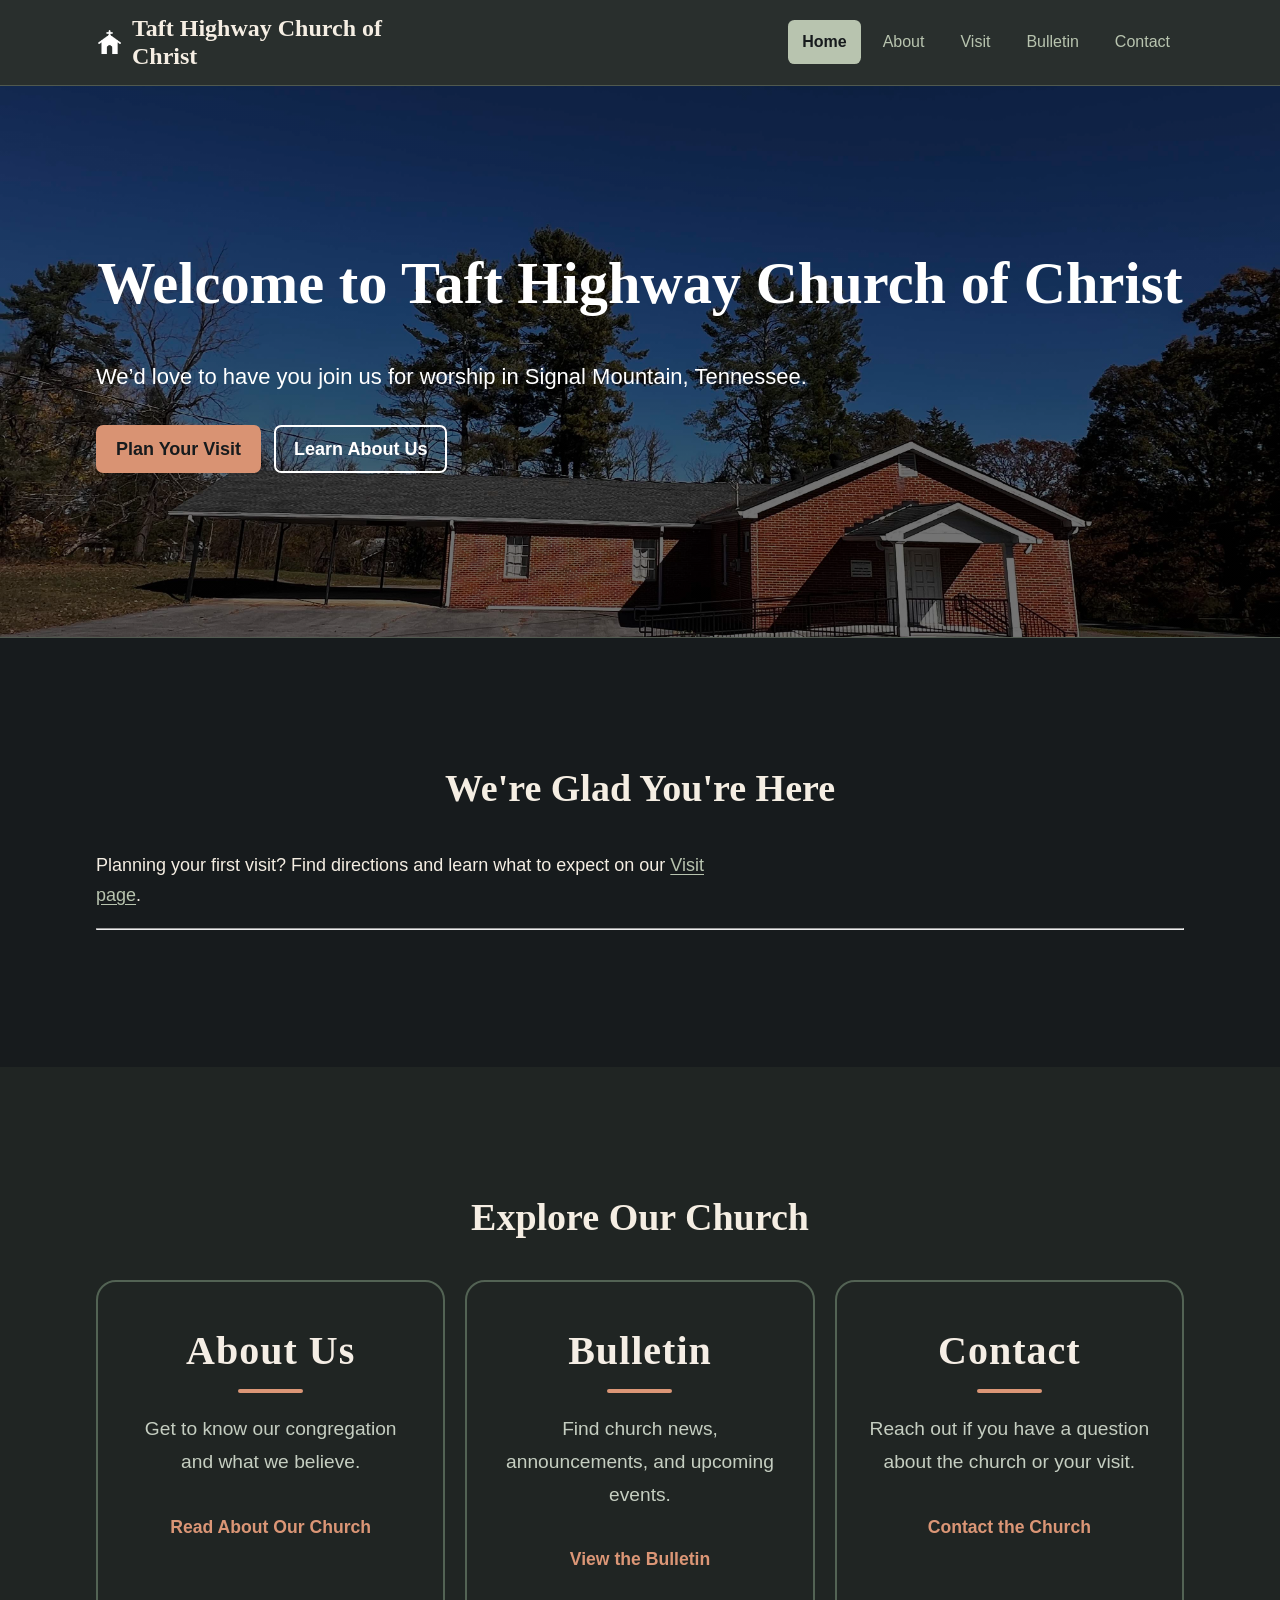
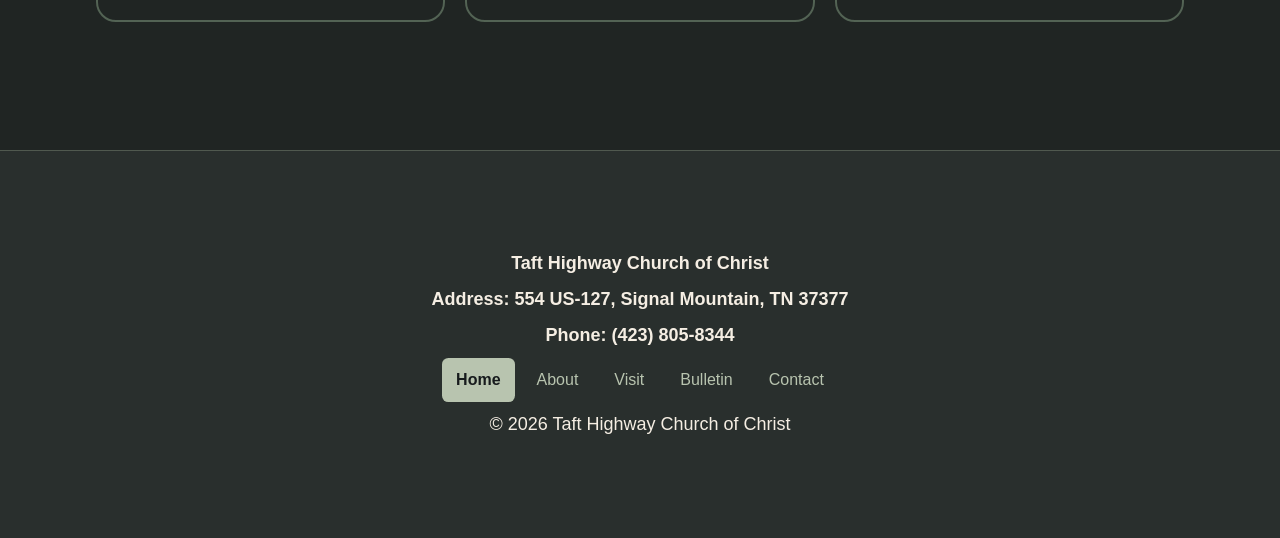
<file: docs/index.html>
<!doctype html>
<html lang="en">
  <head>
    <meta charset="UTF-8" />
    <meta name="viewport" content="width=device-width, initial-scale=1.0" />
    <title>Home | Taft Highway Church of Christ</title>
    <meta
      name="description"
      content="Get to know Taft Highway Church of Christ in Signal Mountain, Tennessee, and find information for your first visit."
    />
    <link rel="stylesheet" href="css/style.css" />
  </head>
  <body>
    <!-- The skip link lets keyboard users jump to the main content. -->
    <a class="skip-link" href="#main-content">Skip to main content</a>

    <!-- Shared header. aria-current marks Home as the active page. -->
    <header class="site-header">
      <div class="nav-wrap">
        <a class="site-name" href="index.html">Taft Highway Church of Christ</a>
        <nav class="main-nav" aria-label="Main navigation">
          <a href="index.html" aria-current="page">Home</a>
          <a href="about.html">About</a>
          <a href="visit.html">Visit</a>
          <a href="bulletin.html">Bulletin</a>
          <a href="contact.html">Contact</a>
        </nav>
      </div>
    </header>

    <main id="main-content" tabindex="-1">
      <!-- Welcome banner and the main links for first-time visitors. -->
      <section class="hero">
        <div class="container">
          <h1 class="home-heading">
            Welcome to Taft Highway Church of Christ
          </h1>
          <p class="lead">
            We’d love to have you join us for worship in Signal Mountain,
            Tennessee.
          </p>
          <a class="button" href="visit.html">Plan Your Visit</a>
          <a class="button button-outline" href="about.html">Learn About Us</a>
        </div>
      </section>

      <!-- Visitor introduction. The Visit page holds directions and arrival details. -->
      <section>
        <div class="container">
          <h2 class="home-heading">We're Glad You're Here</h2>
          <p>
            Planning your first visit? Find directions and learn what to expect
            on our <a href="visit.html">Visit page</a>.
          </p>
          <hr />
        </div>
      </section>

      <!-- The three shortcut cards link to About, Bulletin, and Contact. -->
      <section class="soft-section">
        <div class="container">
          <h2 class="home-heading">Explore Our Church</h2>
          <div class="grid">
            <article class="card">
              <h3>About Us</h3>
              <p>Get to know our congregation and what we believe.</p>
              <a href="about.html">Read About Our Church</a>
            </article>

            <article class="card">
              <h3>Bulletin</h3>
              <p>Find church news, announcements, and upcoming events.</p>
              <a href="bulletin.html">View the Bulletin</a>
            </article>

            <article class="card">
              <h3>Contact</h3>
              <p>
                Reach out if you have a question about the church or your visit.
              </p>
              <a href="contact.html">Contact the Church</a>
            </article>
          </div>
        </div>
      </section>
    </main>

    <!-- Keep the shared footer’s contact details in sync across all five pages. -->
    <footer class="site-footer">
      <div class="container">
        <p><strong>Taft Highway Church of Christ</strong></p>
        <p><strong>Address: 554 US-127, Signal Mountain, TN 37377</strong></p>
        <p><strong>Phone: (423) 805-8344</strong></p>
        <nav aria-label="Footer navigation">
          <a href="index.html" aria-current="page">Home</a>
          <a href="about.html">About</a>
          <a href="visit.html">Visit</a>
          <a href="bulletin.html">Bulletin</a>
          <a href="contact.html">Contact</a>
        </nav>
        <p>&copy; 2026 Taft Highway Church of Christ</p>
      </div>
    </footer>
  </body>
</html>
</file>
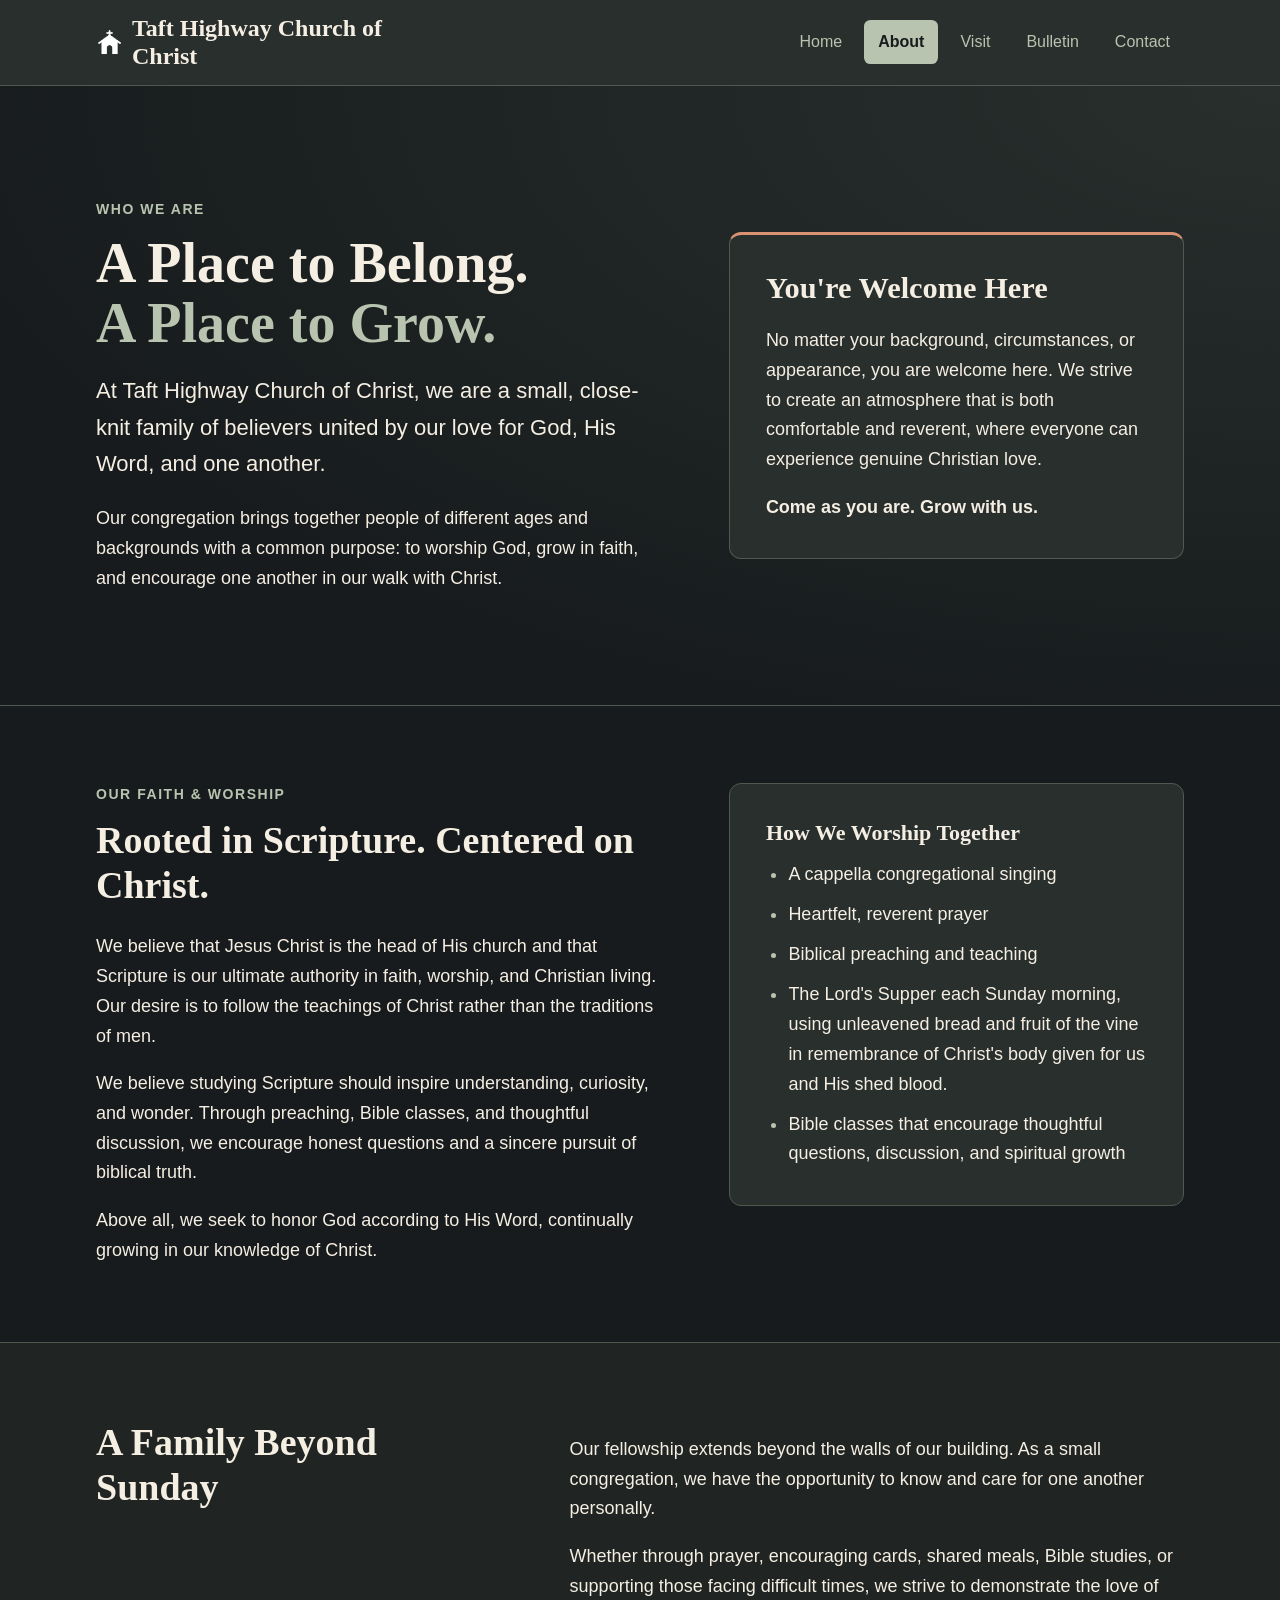
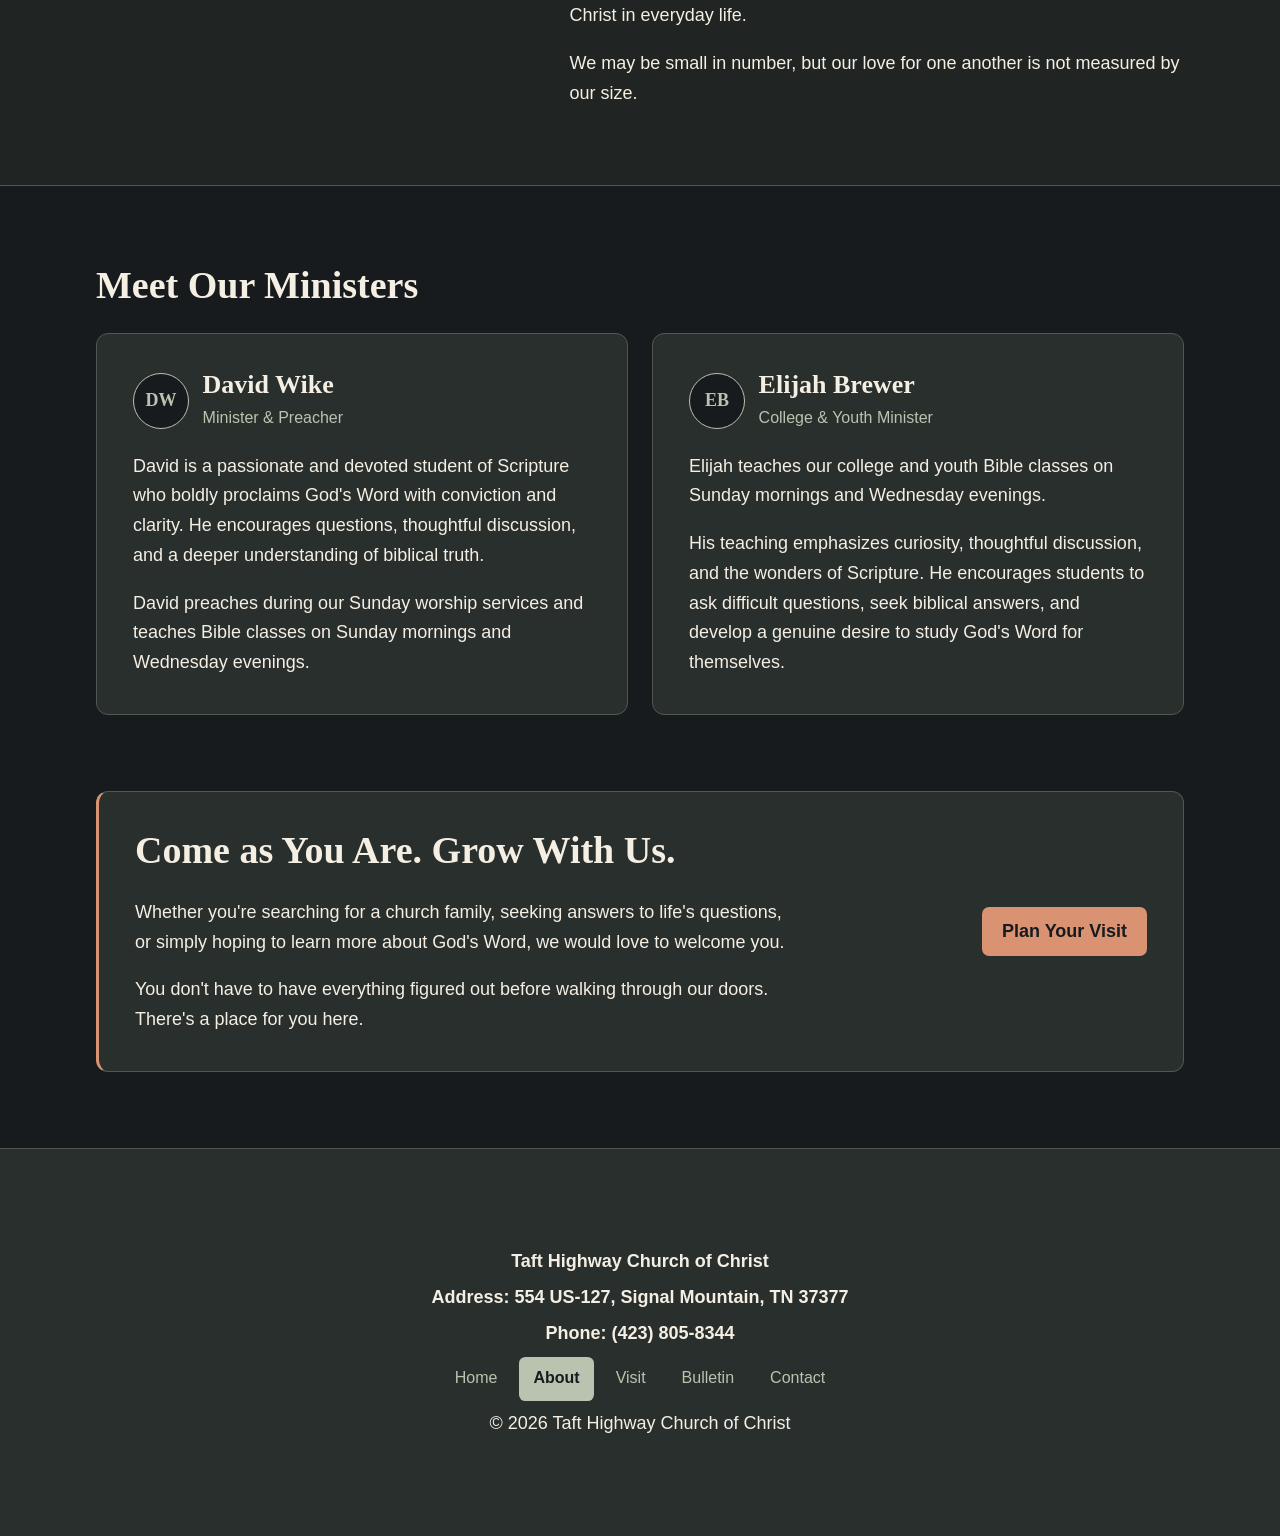
<file: docs/about.html>
<!doctype html>
<html lang="en">
  <head>
    <meta charset="UTF-8" />
    <meta name="viewport" content="width=device-width, initial-scale=1.0" />
    <title>About | Taft Highway Church of Christ</title>
    <meta
      name="description"
      content="Get to know Taft Highway Church of Christ in Signal Mountain, Tennessee. Learn about our congregation, worship, and ministers."
    />
    <link rel="stylesheet" href="css/style.css" />
  </head>
  <body>
    <!-- The skip link lets keyboard users jump to the main content. -->
    <a class="skip-link" href="#main-content">Skip to main content</a>

    <!-- Shared header. aria-current marks About as the active page. -->
    <header class="site-header">
      <div class="nav-wrap">
        <a class="site-name" href="index.html">Taft Highway Church of Christ</a>
        <nav class="main-nav" aria-label="Main navigation">
          <a href="index.html">Home</a>
          <a href="about.html" aria-current="page">About</a>
          <a href="visit.html">Visit</a>
          <a href="bulletin.html">Bulletin</a>
          <a href="contact.html">Contact</a>
        </nav>
      </div>
    </header>

    <!-- The about-page class scopes this page’s layout rules in style.css. -->
    <main id="main-content" class="about-page" tabindex="-1">
      <!-- The congregation introduction and welcome panel stack on smaller screens. -->
      <section class="about-welcome">
        <div class="container about-split">
          <div>
            <p class="about-label">Who We Are</p>
            <h1>A Place to Belong. <span>A Place to Grow.</span></h1>
            <p class="lead">
              At Taft Highway Church of Christ, we are a small, close-knit
              family of believers united by our love for God, His Word, and one
              another.
            </p>
            <p>
              Our congregation brings together people of different ages and
              backgrounds with a common purpose: to worship God, grow in faith,
              and encourage one another in our walk with Christ.
            </p>
          </div>

          <div class="about-welcome-note">
            <h2>You're Welcome Here</h2>
            <p>
              No matter your background, circumstances, or appearance, you are
              welcome here. We strive to create an atmosphere that is both
              comfortable and reverent, where everyone can experience genuine
              Christian love.
            </p>
            <p><strong>Come as you are. Grow with us.</strong></p>
          </div>
        </div>
      </section>

      <!-- Beliefs in the main column, with a separate list of worship practices. -->
      <section class="about-faith">
        <div class="container about-split">
          <div>
            <p class="about-label">Our Faith &amp; Worship</p>
            <h2>Rooted in Scripture. Centered on Christ.</h2>
            <p>
              We believe that Jesus Christ is the head of His church and that
              Scripture is our ultimate authority in faith, worship, and
              Christian living. Our desire is to follow the teachings of Christ
              rather than the traditions of men.
            </p>
            <p>
              We believe studying Scripture should inspire understanding,
              curiosity, and wonder. Through preaching, Bible classes, and
              thoughtful discussion, we encourage honest questions and a sincere
              pursuit of biblical truth.
            </p>
            <p>
              Above all, we seek to honor God according to His Word, continually
              growing in our knowledge of Christ.
            </p>
          </div>

          <div class="about-worship">
            <h3>How We Worship Together</h3>
            <ul>
              <li>A cappella congregational singing</li>
              <li>Heartfelt, reverent prayer</li>
              <li>Biblical preaching and teaching</li>
              <li>
                The Lord's Supper each Sunday morning, using unleavened bread
                and fruit of the vine in remembrance of Christ's body given for
                us and His shed blood.
              </li>
              <li>
                Bible classes that encourage thoughtful questions, discussion,
                and spiritual growth
              </li>
            </ul>
          </div>
        </div>
      </section>

      <!-- Keep the heading and the full description as the two grid items. -->
      <section class="about-fellowship">
        <div class="container about-split">
          <h2>A Family Beyond Sunday</h2>
          <div>
            <p>
              Our fellowship extends beyond the walls of our building. As a
              small congregation, we have the opportunity to know and care for
              one another personally.
            </p>
            <p>
              Whether through prayer, encouraging cards, shared meals, Bible
              studies, or supporting those facing difficult times, we strive to
              demonstrate the love of Christ in everyday life.
            </p>
            <p>
              We may be small in number, but our love for one another is not
              measured by our size.
            </p>
          </div>
        </div>
      </section>

      <!-- The minister cards sit side by side on wider screens and stack on phones. -->
      <section class="about-ministers">
        <div class="container">
          <h2>Meet Our Ministers</h2>

          <div class="about-minister-grid">
            <!-- Initials are decorative because the full names already appear in the headings. -->
            <article class="about-minister">
              <header class="about-minister-heading">
                <span class="about-initials" aria-hidden="true">DW</span>
                <div>
                  <h3>David Wike</h3>
                  <p class="about-role">Minister &amp; Preacher</p>
                </div>
              </header>

              <p>
                David is a passionate and devoted student of Scripture who
                boldly proclaims God's Word with conviction and clarity. He
                encourages questions, thoughtful discussion, and a deeper
                understanding of biblical truth.
              </p>
              <p>
                David preaches during our Sunday worship services and teaches
                Bible classes on Sunday mornings and Wednesday evenings.
              </p>
            </article>

            <article class="about-minister">
              <header class="about-minister-heading">
                <span class="about-initials" aria-hidden="true">EB</span>
                <div>
                  <h3>Elijah Brewer</h3>
                  <p class="about-role">College &amp; Youth Minister</p>
                </div>
              </header>

              <p>
                Elijah teaches our college and youth Bible classes on Sunday
                mornings and Wednesday evenings.
              </p>
              <p>
                His teaching emphasizes curiosity, thoughtful discussion, and
                the wonders of Scripture. He encourages students to ask
                difficult questions, seek biblical answers, and develop a
                genuine desire to study God's Word for themselves.
              </p>
            </article>
          </div>
        </div>
      </section>

      <!-- The hidden attribute keeps history off the page until verified copy is ready. -->
      <section hidden>
        <div class="container">
          <h2>Our History</h2>
          <!-- Add verified congregation history here before removing hidden. -->
        </div>
      </section>

      <!-- Close with a link to the Visit page for service and arrival details. -->
      <section class="about-invitation">
        <div class="container">
          <div class="about-invitation-panel">
            <div>
              <h2>Come as You Are. Grow With Us.</h2>
              <p>
                Whether you're searching for a church family, seeking answers to
                life's questions, or simply hoping to learn more about God's
                Word, we would love to welcome you.
              </p>
              <p>
                You don't have to have everything figured out before walking
                through our doors. There's a place for you here.
              </p>
            </div>
            <a class="button" href="visit.html">Plan Your Visit</a>
          </div>
        </div>
      </section>
    </main>

    <!-- Keep the shared footer’s contact details in sync across all five pages. -->
    <footer class="site-footer">
      <div class="container">
        <p><strong>Taft Highway Church of Christ</strong></p>
        <p><strong>Address: 554 US-127, Signal Mountain, TN 37377</strong></p>
        <p><strong>Phone: (423) 805-8344</strong></p>
        <nav aria-label="Footer navigation">
          <a href="index.html">Home</a>
          <a href="about.html" aria-current="page">About</a>
          <a href="visit.html">Visit</a>
          <a href="bulletin.html">Bulletin</a>
          <a href="contact.html">Contact</a>
        </nav>
        <p>&copy; 2026 Taft Highway Church of Christ</p>
      </div>
    </footer>
  </body>
</html>
</file>
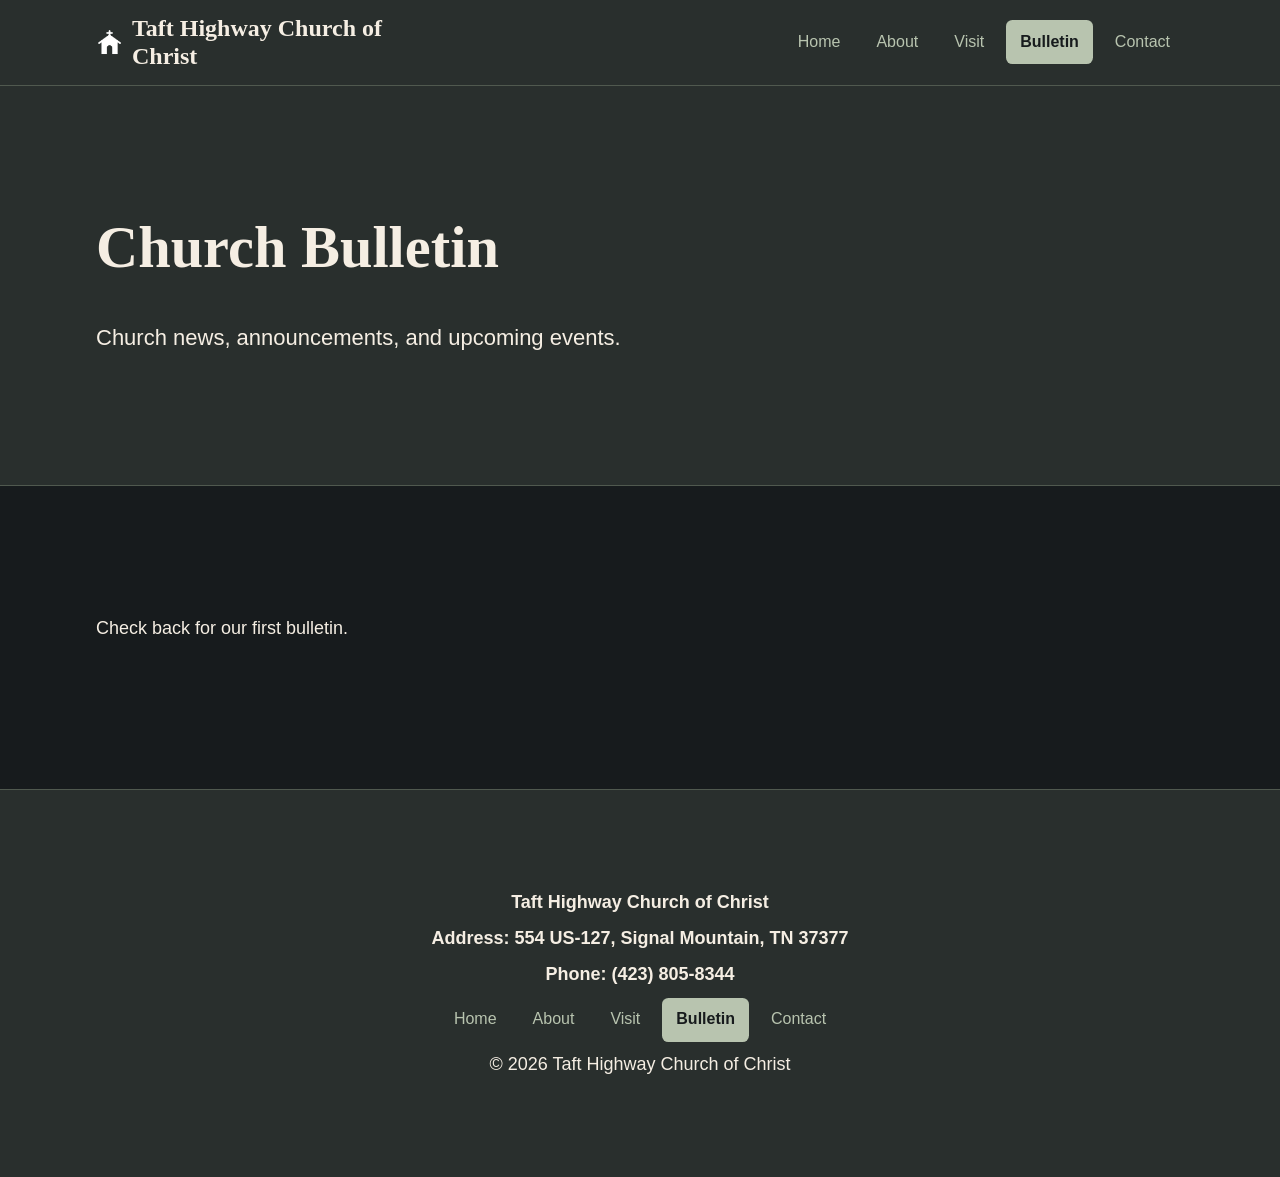
<file: docs/bulletin.html>
<!doctype html>
<html lang="en">
  <head>
    <meta charset="UTF-8" />
    <meta name="viewport" content="width=device-width, initial-scale=1.0" />
    <title>Bulletin | Taft Highway Church of Christ</title>
    <meta
      name="description"
      content="Find church news, announcements, and upcoming events from Taft Highway Church of Christ in Signal Mountain, Tennessee."
    />
    <link rel="stylesheet" href="css/style.css" />
  </head>
  <body>
    <!-- The skip link lets keyboard users jump to the main content. -->
    <a class="skip-link" href="#main-content">Skip to main content</a>

    <!-- Shared header. aria-current marks Bulletin as the active page. -->
    <header class="site-header">
      <div class="nav-wrap">
        <a class="site-name" href="index.html">Taft Highway Church of Christ</a>
        <nav class="main-nav" aria-label="Main navigation">
          <a href="index.html">Home</a>
          <a href="about.html">About</a>
          <a href="visit.html">Visit</a>
          <a href="bulletin.html" aria-current="page">Bulletin</a>
          <a href="contact.html">Contact</a>
        </nav>
      </div>
    </header>

    <main id="main-content" tabindex="-1">
      <section class="page-banner">
        <div class="container">
          <h1>Church Bulletin</h1>
          <p class="lead">Church news, announcements, and upcoming events.</p>
        </div>
      </section>

      <!-- Remove this empty-state message when you publish the first bulletin entries. -->
      <section>
        <div class="container">
          <p>Check back for our first bulletin.</p>
        </div>
      </section>

      <!--
        Copy one card for each approved announcement.
        Remove hidden from the section when its cards are ready.
      -->
      <section hidden>
        <div class="container">
          <h2>Announcements</h2>
          <div class="grid">
            <article class="card">
              <h3>[Announcement title]</h3>
              <p>
                [What people need to know and how to respond, if applicable.]
              </p>
            </article>
          </div>
        </div>
      </section>

      <!-- Add confirmed events in date order, then remove hidden to publish the list. -->
      <section class="soft-section" hidden>
        <div class="container">
          <h2>Upcoming Events</h2>
          <div class="grid">
            <article class="card">
              <h3>[Event name]</h3>
              <!--
                Replace the date placeholder with a time element.
                Set datetime to the real date in YYYY-MM-DD format.
              -->
              <p>[Day, date, and time if confirmed]</p>
              <p>[Location]</p>
              <p>[What to expect and how to participate.]</p>
            </article>
          </div>
        </div>
      </section>

      <!-- Publish only prayer requests the church has approved for public sharing. -->
      <section hidden>
        <div class="container">
          <h2>Prayer Requests</h2>
          <!-- Use cards for approved public requests. Direct private requests to Contact. -->
          <div class="grid">
            <article class="card">
              <h3>[Prayer request title]</h3>
              <p>
                [Details of the prayer request and how to respond, if
                applicable.]
              </p>
            </article>
          </div>
        </div>
      </section>
    </main>

    <!-- Keep the shared footer’s contact details in sync across all five pages. -->
    <footer class="site-footer">
      <div class="container">
        <p><strong>Taft Highway Church of Christ</strong></p>
        <p><strong>Address: 554 US-127, Signal Mountain, TN 37377</strong></p>
        <p><strong>Phone: (423) 805-8344</strong></p>
        <nav aria-label="Footer navigation">
          <a href="index.html">Home</a>
          <a href="about.html">About</a>
          <a href="visit.html">Visit</a>
          <a href="bulletin.html" aria-current="page">Bulletin</a>
          <a href="contact.html">Contact</a>
        </nav>
        <p>&copy; 2026 Taft Highway Church of Christ</p>
      </div>
    </footer>
  </body>
</html>
</file>
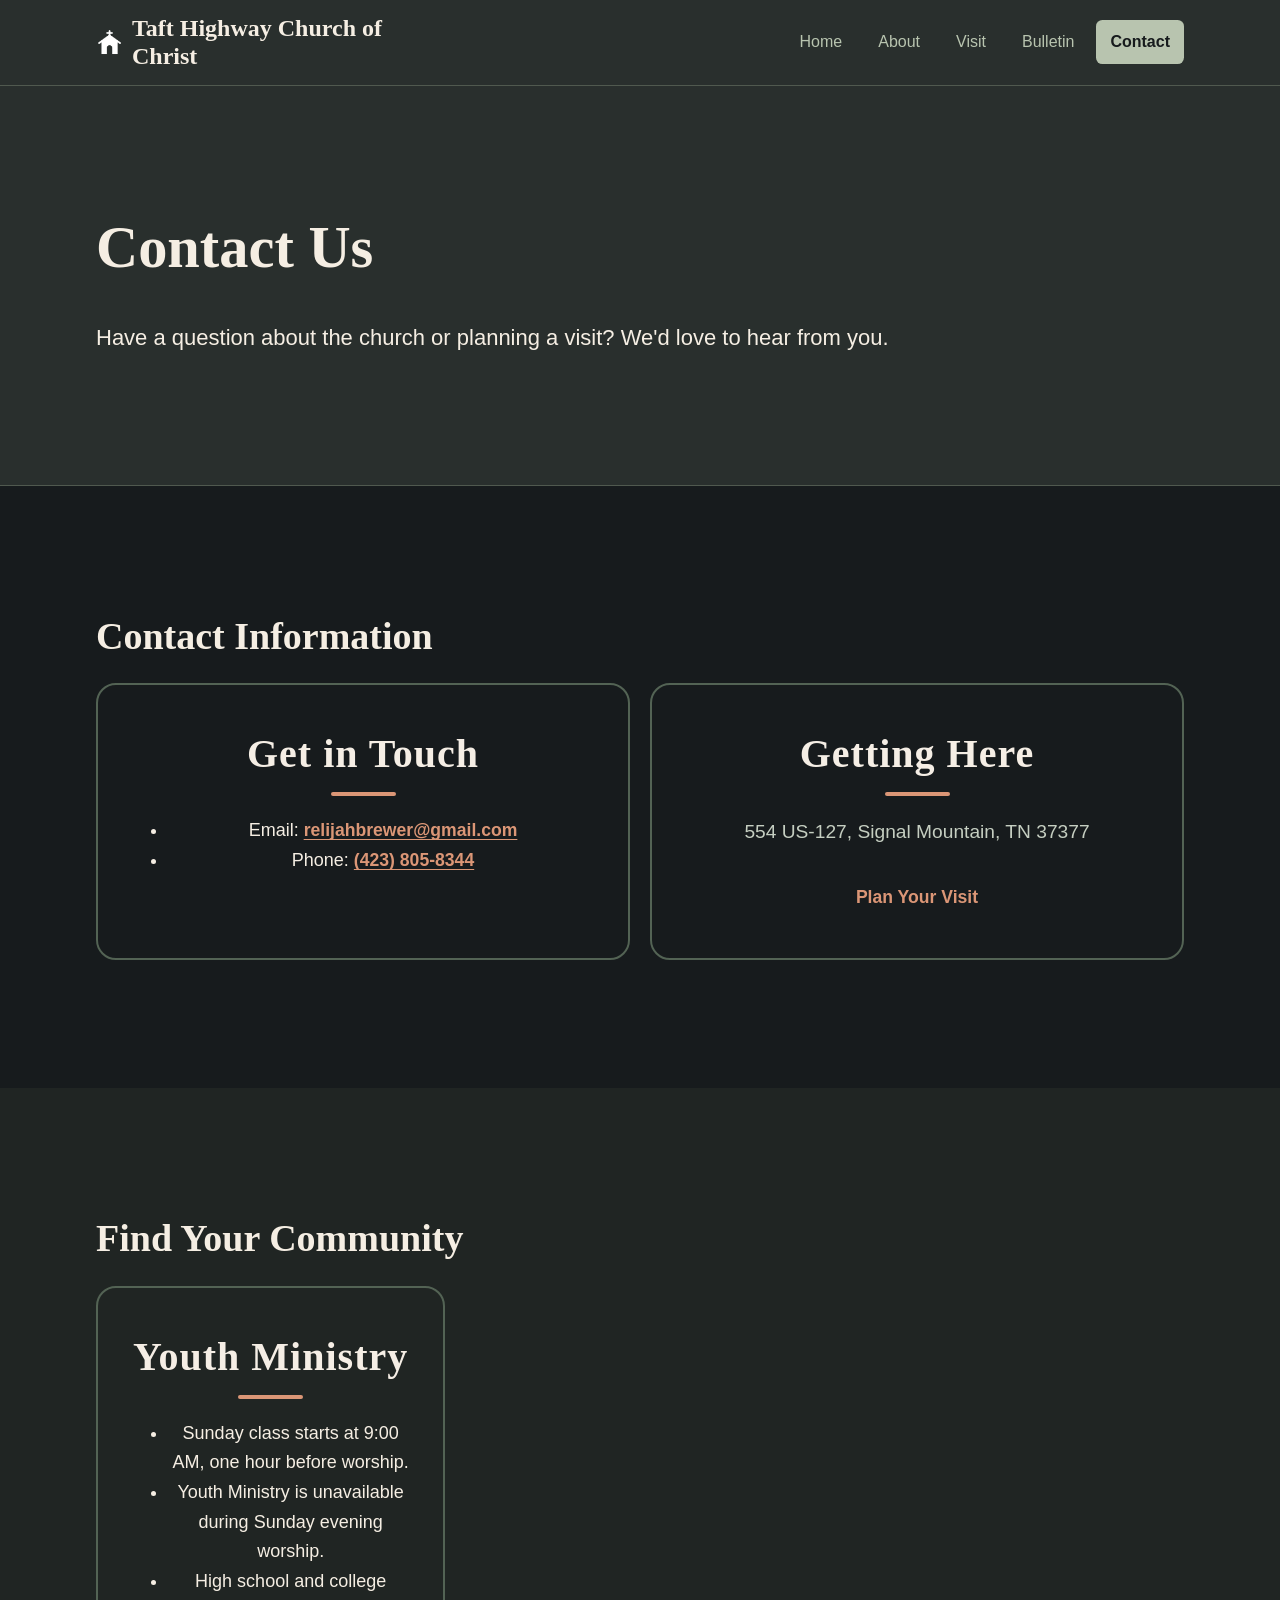
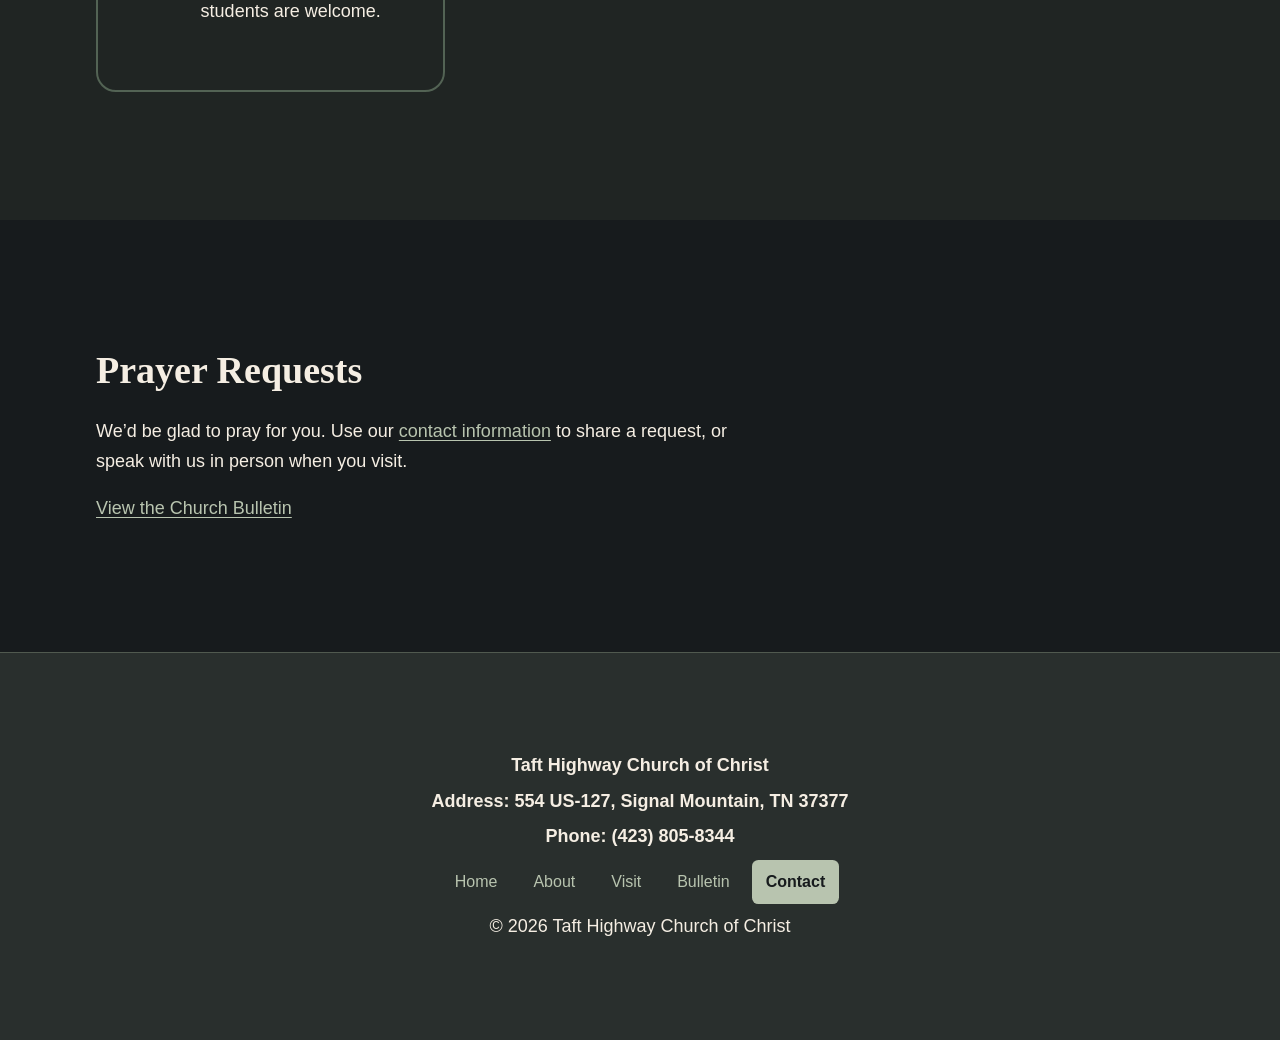
<file: docs/contact.html>
<!doctype html>
<html lang="en">
  <head>
    <meta charset="UTF-8" />
    <meta name="viewport" content="width=device-width, initial-scale=1.0" />
    <title>Contact | Taft Highway Church of Christ</title>
    <meta
      name="description"
      content="Get in touch with Taft Highway Church of Christ in Signal Mountain, Tennessee, or find directions for your visit."
    />
    <link rel="stylesheet" href="css/style.css" />
  </head>
  <body>
    <!-- The skip link lets keyboard users jump to the main content. -->
    <a class="skip-link" href="#main-content">Skip to main content</a>

    <!-- Shared header. aria-current marks Contact as the active page. -->
    <header class="site-header">
      <div class="nav-wrap">
        <a class="site-name" href="index.html">Taft Highway Church of Christ</a>
        <nav class="main-nav" aria-label="Main navigation">
          <a href="index.html">Home</a>
          <a href="about.html">About</a>
          <a href="visit.html">Visit</a>
          <a href="bulletin.html">Bulletin</a>
          <a href="contact.html" aria-current="page">Contact</a>
        </nav>
      </div>
    </header>

    <main id="main-content" tabindex="-1">
      <section class="page-banner">
        <div class="container">
          <h1>Contact Us</h1>
          <p class="lead">
            Have a question about the church or planning a visit? We'd love to
            hear from you.
          </p>
        </div>
      </section>

      <!-- The two contact cards sit side by side on wider screens and stack on phones. -->
      <section>
        <div class="container">
          <h2 id="contact-information" tabindex="-1">Contact Information</h2>
          <div class="grid two">
            <article class="card">
              <h3>Get in Touch</h3>
              <ul>
                <li>
                  Email:
                  <a href="mailto:relijahbrewer@gmail.com">relijahbrewer@gmail.com</a>
                </li>
                <li>Phone: <a href="tel:+14238058344">(423) 805-8344</a></li>
              </ul>
            </article>

            <article class="card">
              <h3>Getting Here</h3>
              <p>554 US-127, Signal Mountain, TN 37377</p>
              <!-- The Visit page has the map and directions. -->
              <a href="visit.html">Plan Your Visit</a>
            </article>
          </div>
        </div>
      </section>

      <!-- Remove hidden from individual cards when their details are ready to publish. -->
      <section class="soft-section">
        <div class="container">
          <h2>Find Your Community</h2>
          <div class="grid">
            <article class="card">
              <h3>Youth Ministry</h3>
              <ul>
                <li>
                  Sunday class starts at 9:00 AM, one hour before worship.
                </li>
                <li>
                  Youth Ministry is unavailable during Sunday evening worship.
                </li>
                <li>High school and college students are welcome.</li>
              </ul>
            </article>

            <article class="card" hidden>
              <h3>Small Groups</h3>
              <ul>
                <li>
                  We are currently looking for more members so that we could
                  create small groups!
                </li>
              </ul>
            </article>

            <article class="card" hidden>
              <h3>Volunteer Opportunities</h3>
              <ul>
                <li>
                  We are preparing to do a Toy Drive for local children that are
                  in need for the Holidays.
                </li>
              </ul>
            </article>
          </div>
        </div>
      </section>

      <!-- Prayer requests use the existing email and phone links. -->
      <section>
        <div class="container">
          <h2>Prayer Requests</h2>
          <p>
            We’d be glad to pray for you. Use our
            <a href="#contact-information">contact information</a> to share a
            request, or speak with us in person when you visit.
          </p>
          <a href="bulletin.html">View the Church Bulletin</a>
        </div>
      </section>
    </main>

    <!-- Keep the shared footer’s contact details in sync across all five pages. -->
    <footer class="site-footer">
      <div class="container">
        <p><strong>Taft Highway Church of Christ</strong></p>
        <p><strong>Address: 554 US-127, Signal Mountain, TN 37377</strong></p>
        <p><strong>Phone: (423) 805-8344</strong></p>
        <nav aria-label="Footer navigation">
          <a href="index.html">Home</a>
          <a href="about.html">About</a>
          <a href="visit.html">Visit</a>
          <a href="bulletin.html">Bulletin</a>
          <a href="contact.html" aria-current="page">Contact</a>
        </nav>
        <p>&copy; 2026 Taft Highway Church of Christ</p>
      </div>
    </footer>
  </body>
</html>
</file>
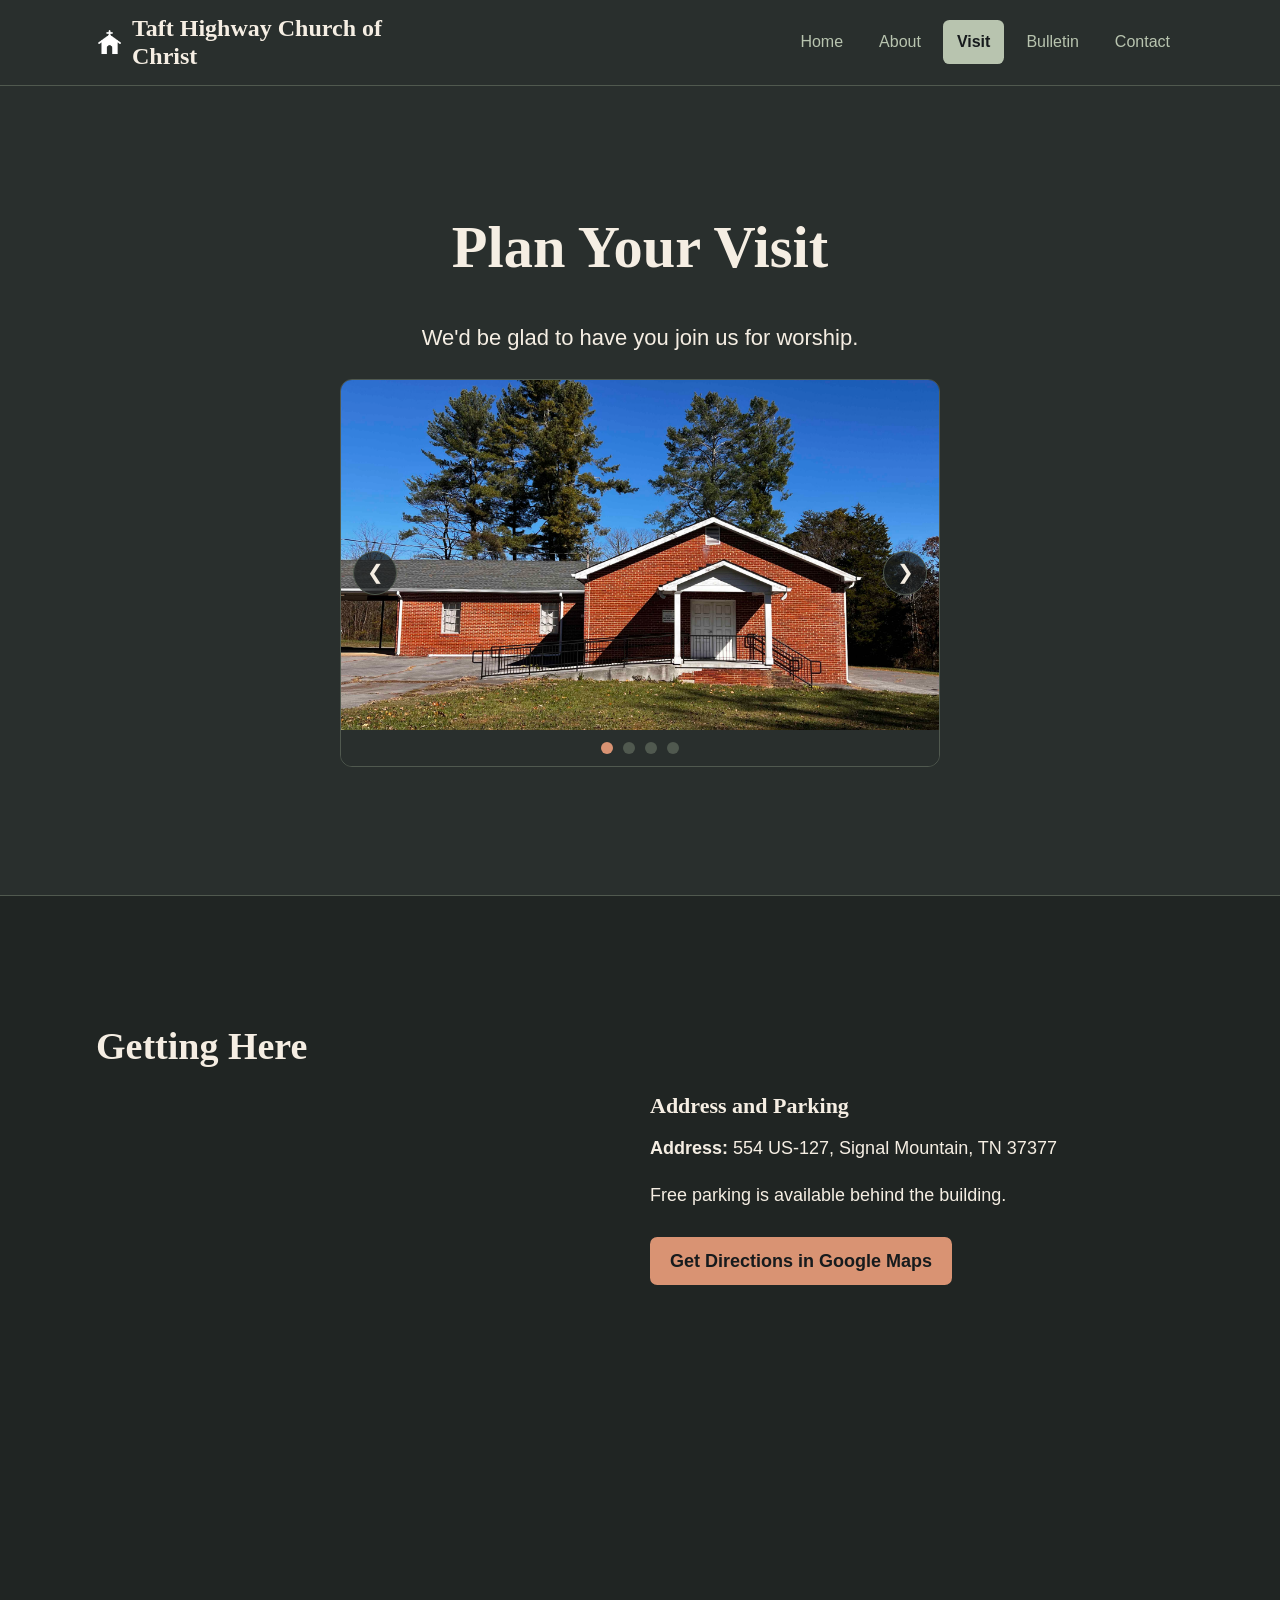
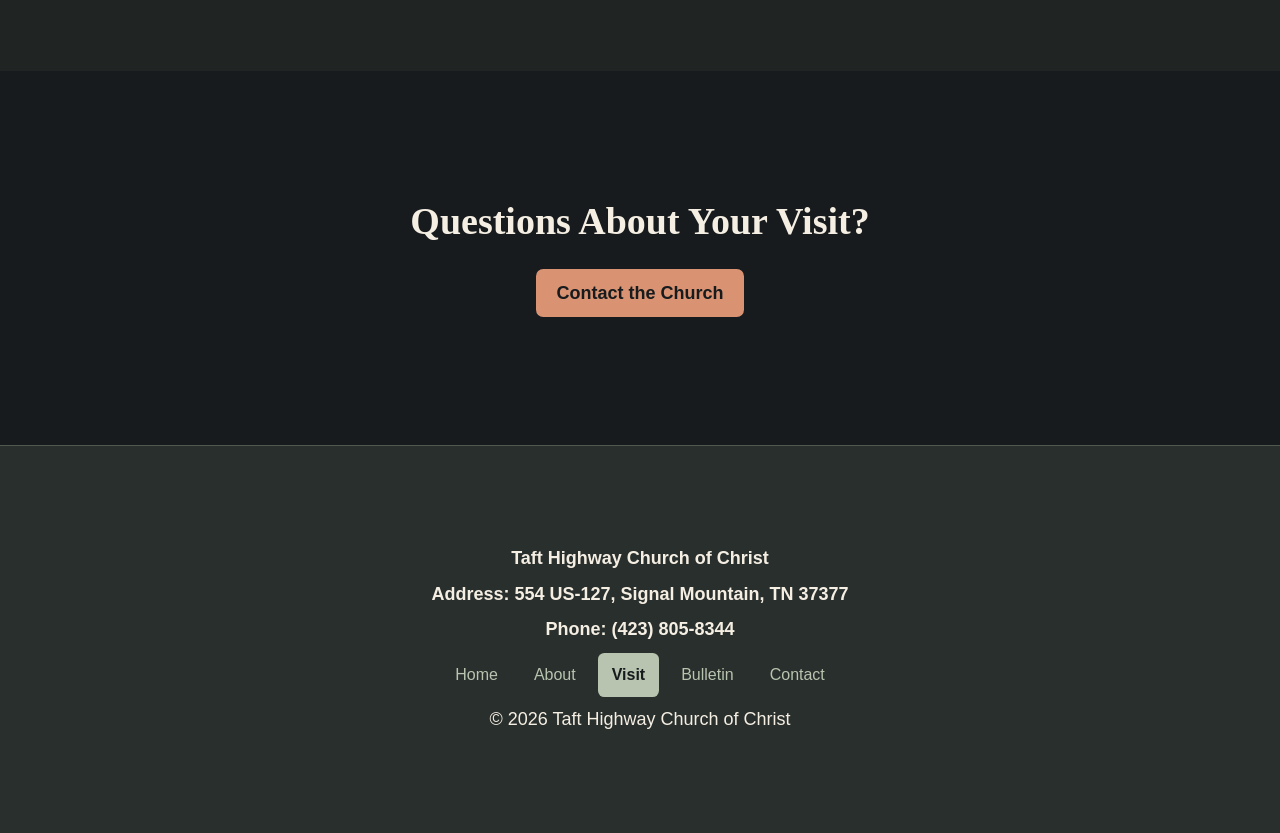
<file: docs/visit.html>
<!doctype html>
<html lang="en">
  <head>
    <meta charset="UTF-8" />
    <meta name="viewport" content="width=device-width, initial-scale=1.0" />
    <title>Visit | Taft Highway Church of Christ</title>
    <meta
      name="description"
      content="Plan your visit to Taft Highway Church of Christ in Signal Mountain, Tennessee. Find the address, parking details, and directions."
    />
    <link rel="stylesheet" href="css/style.css" />
  </head>
  <body>
    <!-- The skip link lets keyboard users jump to the main content. -->
    <a class="skip-link" href="#main-content">Skip to main content</a>

    <!-- Shared header. aria-current marks Visit as the active page. -->
    <header class="site-header">
      <div class="nav-wrap">
        <a class="site-name" href="index.html">Taft Highway Church of Christ</a>
        <nav class="main-nav" aria-label="Main navigation">
          <a href="index.html">Home</a>
          <a href="about.html">About</a>
          <a href="visit.html" aria-current="page">Visit</a>
          <a href="bulletin.html">Bulletin</a>
          <a href="contact.html">Contact</a>
        </nav>
      </div>
    </header>

    <main id="main-content" tabindex="-1">
      <section class="page-banner">
        <div class="container center">
          <h1>Plan Your Visit</h1>
          <p class="lead center">
            We'd be glad to have you join us for worship.
          </p>

          <!-- The AI-assisted carousel uses native radios to select one of four photos. -->
          <div class="carousel-wrapper" role="group" aria-label="Church photos">
            <input
              type="radio"
              name="carousel"
              id="slide-1"
              aria-label="Photo 1 of 4: Sign at Taft Highway Church"
              checked
            />
            <input
              type="radio"
              name="carousel"
              id="slide-2"
              aria-label="Photo 2 of 4: A front shot of the church"
            />
            <input
              type="radio"
              name="carousel"
              id="slide-3"
              aria-label="Photo 3 of 4: A corner shot of the church"
            />
            <input
              type="radio"
              name="carousel"
              id="slide-4"
              aria-label="Photo 4 of 4: A wide shot of the church"
            />

            <div class="slides">
              <div class="slide">
                <img
                  src="images/fshot-taft.jpg"
                  alt="A front shot of the church"
                />
              </div>
              <div class="slide">
                <img
                  src="images/corner-shot-taft.jpg"
                  alt="A corner shot of the church"
                />
              </div>
              <div class="slide">
                <img
                  src="images/fwide_shot-taft.jpg"
                  alt="A wide shot of the church"
                />
              </div>
              <div class="slide">
                <img
                  src="images/sign-taft.jpg"
                  alt="Sign at Taft Highway Church"
                />
              </div>
            </div>

            <!-- Each arrow label selects the previous or next radio. -->
            <label for="slide-4" class="arrow prev arrows-1" aria-hidden="true"
              >&#10094;</label
            >
            <label for="slide-2" class="arrow next arrows-1" aria-hidden="true"
              >&#10095;</label
            >

            <label for="slide-1" class="arrow prev arrows-2" aria-hidden="true"
              >&#10094;</label
            >
            <label for="slide-3" class="arrow next arrows-2" aria-hidden="true"
              >&#10095;</label
            >

            <label for="slide-2" class="arrow prev arrows-3" aria-hidden="true"
              >&#10094;</label
            >
            <label for="slide-4" class="arrow next arrows-3" aria-hidden="true"
              >&#10095;</label
            >

            <label for="slide-3" class="arrow prev arrows-4" aria-hidden="true"
              >&#10094;</label
            >
            <label for="slide-1" class="arrow next arrows-4" aria-hidden="true"
              >&#10095;</label
            >

            <div class="dots" aria-hidden="true">
              <label for="slide-1"></label>
              <label for="slide-2"></label>
              <label for="slide-3"></label>
              <label for="slide-4"></label>
            </div>
          </div>
        </div>
      </section>

      <!-- Add the confirmed worship schedule before removing hidden. -->
      <section hidden>
        <div class="container">
          <h2>Worship Schedule</h2>
          <ul>
            <li>[Service name, day, and time with time zone]</li>
          </ul>
        </div>
      </section>

      <!-- Keep the street address and directions link alongside the map. -->
      <section class="soft-section">
        <div class="container">
          <h2>Getting Here</h2>
          <div class="grid two">
            <iframe
              class="visit-map"
              title="Map of Taft Highway Church of Christ"
              src="https://www.google.com/maps/embed?pb=!1m18!1m12!1m3!1d3260.42192179525!2d-85.36043168869415!3d35.19595805636439!2m3!1f0!2f0!3f0!3m2!1i1024!2i768!4f13.1!3m3!1m2!1s0x8860f6a119331d35%3A0x1b3119fa6dcf3acb!2s554%20US-127%2C%20Signal%20Mountain%2C%20TN%2037377!5e0!3m2!1sen!2sus!4v1794502516558!5m2!1sen!2sus"
              width="600"
              height="450"
              loading="lazy"
              referrerpolicy="strict-origin-when-cross-origin"
              allowfullscreen
            ></iframe>

            <div>
              <h3>Address and Parking</h3>
              <p>
                <strong>Address:</strong> 554 US-127, Signal Mountain, TN 37377
              </p>
              <p>Free parking is available behind the building.</p>
              <a
                class="button"
                href="https://www.google.com/maps/dir/?api=1&amp;destination=554%20US-127%2C%20Signal%20Mountain%2C%20TN%2037377"
              >
                Get Directions in Google Maps
              </a>
            </div>
          </div>
        </div>
      </section>

      <!-- Add approved worship, arrival, and family details before removing hidden. -->
      <section hidden>
        <div class="container">
          <h2>What to Expect</h2>
          <p>
            [Describe what happens during worship and where visitors should go
            when they arrive.]
          </p>
          <p>
            [Include any confirmed details for families visiting with children.]
          </p>
        </div>
      </section>

      <section>
        <div class="container">
          <h2 class="center">Questions About Your Visit?</h2>
          <a class="button button-center" href="contact.html"
            >Contact the Church</a
          >
        </div>
      </section>
    </main>

    <!-- Keep the shared footer’s contact details in sync across all five pages. -->
    <footer class="site-footer">
      <div class="container">
        <p><strong>Taft Highway Church of Christ</strong></p>
        <p><strong>Address: 554 US-127, Signal Mountain, TN 37377</strong></p>
        <p><strong>Phone: (423) 805-8344</strong></p>
        <nav aria-label="Footer navigation">
          <a href="index.html">Home</a>
          <a href="about.html">About</a>
          <a href="visit.html" aria-current="page">Visit</a>
          <a href="bulletin.html">Bulletin</a>
          <a href="contact.html">Contact</a>
        </nav>
        <p>&copy; 2026 Taft Highway Church of Christ</p>
      </div>
    </footer>
  </body>
</html>
</file>
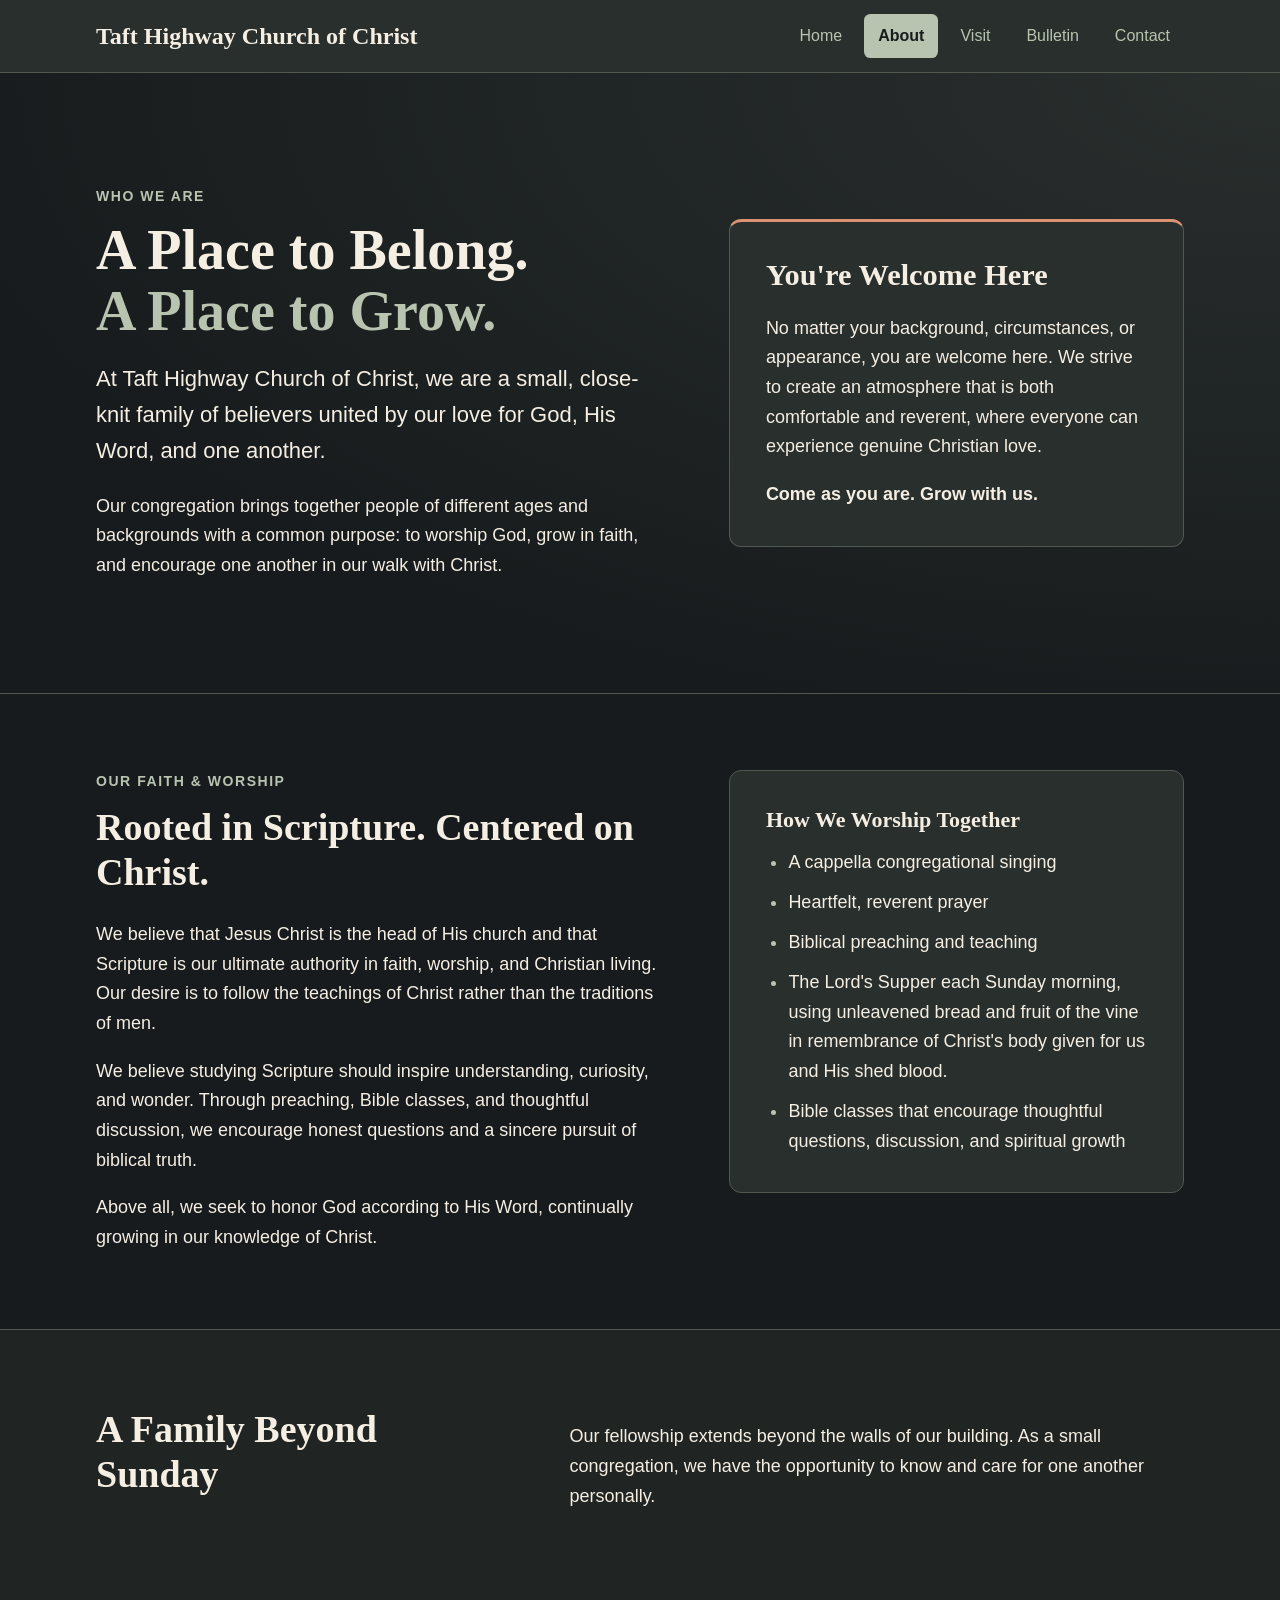
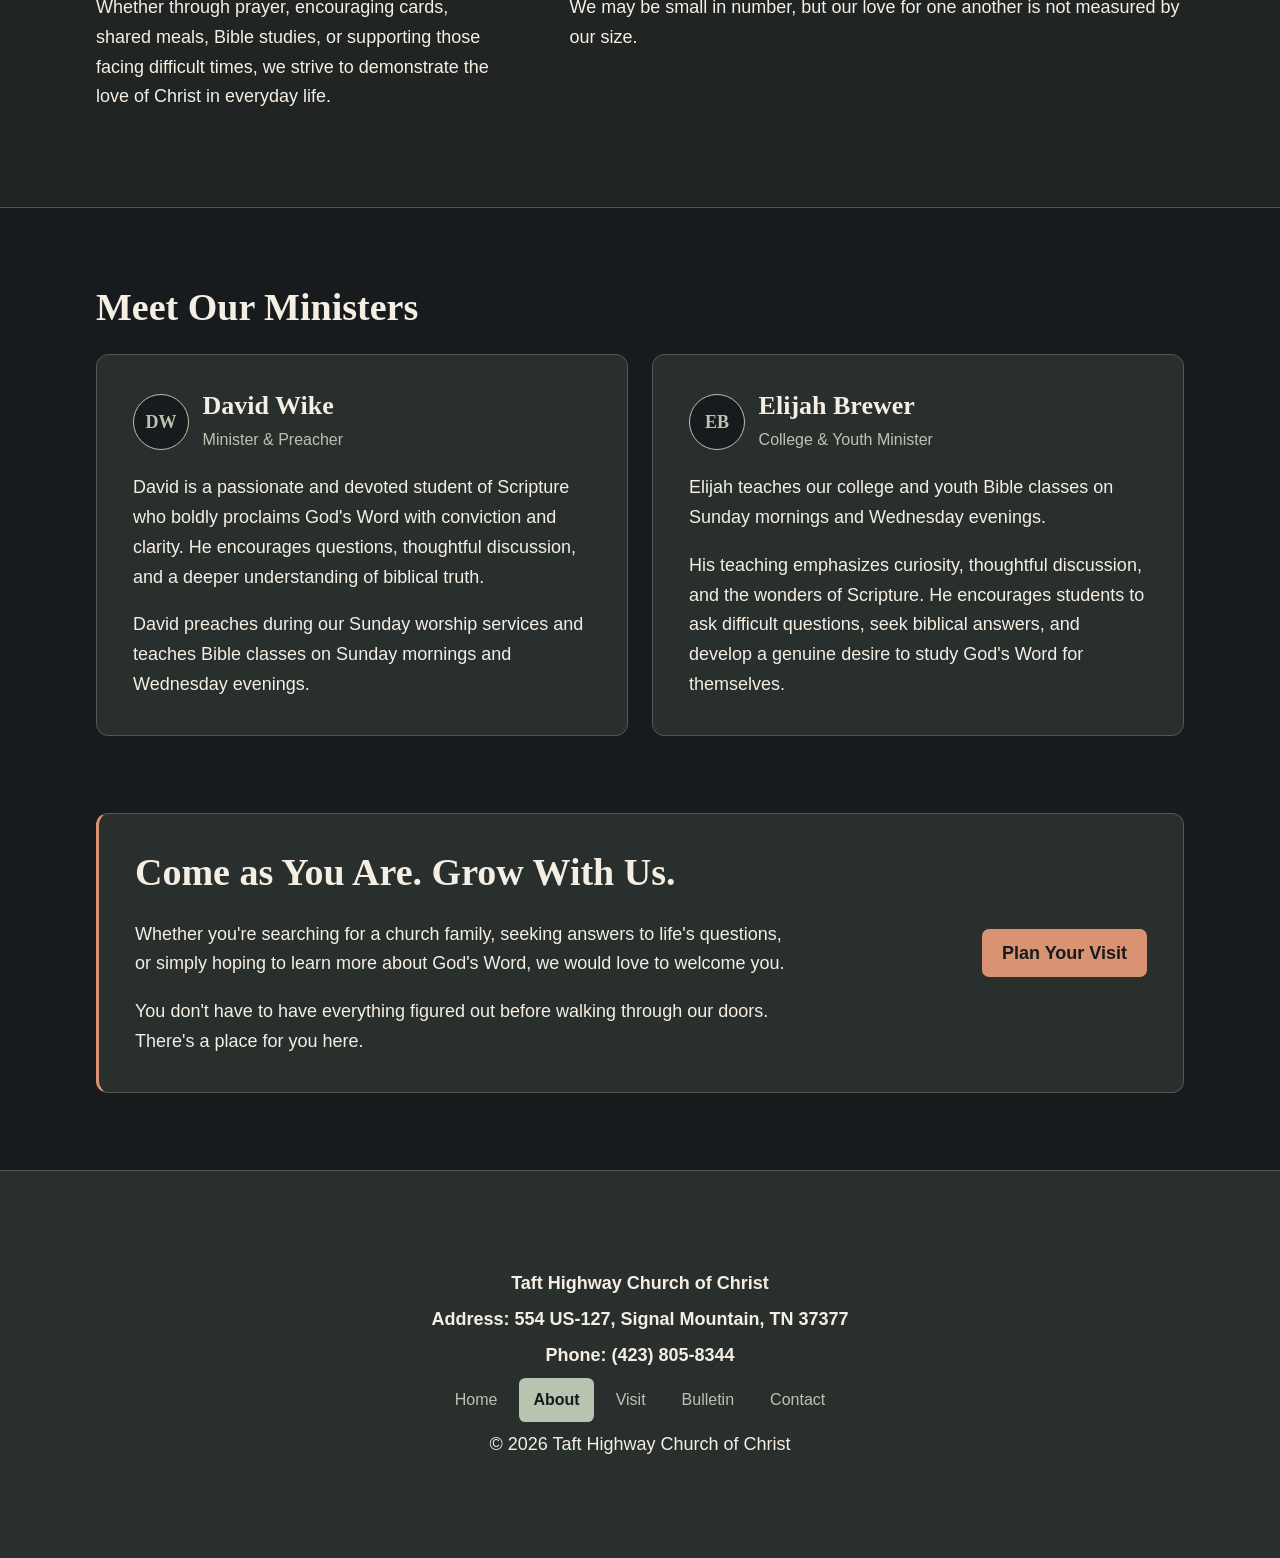
<file: project/about.html>
<!doctype html>
<html lang="en">
  <head>
    <meta charset="UTF-8" />
    <meta name="viewport" content="width=device-width, initial-scale=1.0" />
    <meta
      name="description"
      content="Get to know Taft Highway Church of Christ in Signal Mountain, Tennessee. Learn about our congregation, worship, and ministers."
    />
    <title>About | Taft Highway Church of Christ</title>
    <link rel="stylesheet" href="css/style.css" />
  </head>
  <body>
    <a class="skip-link" href="#main-content">Skip to main content</a>

    <header class="site-header">
      <div class="nav-wrap">
        <a class="site-name" href="index.html">Taft Highway Church of Christ</a>
        <nav class="main-nav" aria-label="Main navigation">
          <a href="index.html">Home</a>
          <a href="about.html" aria-current="page">About</a>
          <a href="visit.html">Visit</a>
          <a href="bulletin.html">Bulletin</a>
          <a href="contact.html">Contact</a>
        </nav>
      </div>
    </header>

    <main class="about-page" id="main-content" tabindex="-1">
      <!-- WHO WE ARE -->
      <section class="about-welcome">
        <div class="container about-split">
          <div>
            <p class="about-label">Who We Are</p>
            <h1>A Place to Belong. <span>A Place to Grow.</span></h1>
            <p class="lead">
              At Taft Highway Church of Christ, we are a small, close-knit
              family of believers united by our love for God, His Word, and one
              another.
            </p>
            <p>
              Our congregation brings together people of different ages and
              backgrounds with a common purpose: to worship God, grow in faith,
              and encourage one another in our walk with Christ.
            </p>
          </div>

          <div class="about-welcome-note">
            <h2>You're Welcome Here</h2>
            <p>
              No matter your background, circumstances, or appearance, you are
              welcome here. We strive to create an atmosphere that is both
              comfortable and reverent, where everyone can experience genuine
              Christian love.
            </p>
            <p><strong>Come as you are. Grow with us.</strong></p>
          </div>
        </div>
      </section>

      <!-- OUR FAITH AND WORSHIP -->
      <section class="about-faith">
        <div class="container about-split">
          <div>
            <p class="about-label">Our Faith &amp; Worship</p>
            <h2>Rooted in Scripture. Centered on Christ.</h2>
            <p>
              We believe that Jesus Christ is the head of His church and that
              Scripture is our ultimate authority in faith, worship, and
              Christian living. Our desire is to follow the teachings of Christ
              rather than the traditions of men.
            </p>
            <p>
              We believe studying Scripture should inspire understanding,
              curiosity, and wonder. Through preaching, Bible classes, and
              thoughtful discussion, we encourage honest questions and a sincere
              pursuit of biblical truth.
            </p>
            <p>
              Above all, we seek to honor God according to His Word, continually
              growing in our knowledge of Christ.
            </p>
          </div>

          <div class="about-worship">
            <h3>How We Worship Together</h3>
            <ul>
              <li>A cappella congregational singing</li>
              <li>Heartfelt, reverent prayer</li>
              <li>Biblical preaching and teaching</li>
              <li>
                The Lord's Supper each Sunday morning, using unleavened bread
                and fruit of the vine in remembrance of Christ's body given for
                us and His shed blood.
              </li>
              <li>
                Bible classes that encourage thoughtful questions, discussion,
                and spiritual growth
              </li>
            </ul>
          </div>
        </div>
      </section>

      <!-- FELLOWSHIP -->
      <section class="about-fellowship">
        <div class="container about-split">
          <h2>A Family Beyond Sunday</h2>
          <p>
            Our fellowship extends beyond the walls of our building. As a small
            congregation, we have the opportunity to know and care for one
            another personally.
          </p>
          <p>
            Whether through prayer, encouraging cards, shared meals, Bible
            studies, or supporting those facing difficult times, we strive to
            demonstrate the love of Christ in everyday life.
          </p>
          <p>
            We may be small in number, but our love for one another is not
            measured by our size.
          </p>
        </div>
      </section>

      <!-- MEET OUR MINISTERS -->
      <section class="about-ministers">
        <div class="container">
          <h2>Meet Our Ministers</h2>

          <div class="about-minister-grid">
            <!-- DAVID WIKE -->
            <article class="about-minister">
              <div class="about-minister-heading">
                <span class="about-initials" aria-hidden="true">DW</span>
                <div>
                  <h3>David Wike</h3>
                  <p class="about-role">Minister &amp; Preacher</p>
                </div>
              </div>

              <p>
                David is a passionate and devoted student of Scripture who
                boldly proclaims God's Word with conviction and clarity. He
                encourages questions, thoughtful discussion, and a deeper
                understanding of biblical truth.
              </p>
              <p>
                David preaches during our Sunday worship services and teaches
                Bible classes on Sunday mornings and Wednesday evenings.
              </p>
            </article>

            <!-- ELIJAH BREWER -->
            <article class="about-minister">
              <div class="about-minister-heading">
                <span class="about-initials" aria-hidden="true">EB</span>
                <div>
                  <h3>Elijah Brewer</h3>
                  <p class="about-role">College &amp; Youth Minister</p>
                </div>
              </div>

              <p>
                Elijah teaches our college and youth Bible classes on Sunday
                mornings and Wednesday evenings.
              </p>
              <p>
                His teaching emphasizes curiosity, thoughtful discussion, and
                the wonders of Scripture. He encourages students to ask
                difficult questions, seek biblical answers, and develop a
                genuine desire to study God's Word for themselves.
              </p>
            </article>
          </div>
        </div>
      </section>

      <!-- HISTORY: HIDDEN UNTIL VERIFIED -->
      <section hidden>
        <div class="container">
          <h2>Our History</h2>
          <!-- Add verified congregation history here before publishing. -->
        </div>
      </section>

      <!-- CLOSING INVITATION -->
      <section class="about-invitation">
        <div class="container">
          <div class="about-invitation-panel">
            <div>
              <h2>Come as You Are. Grow With Us.</h2>
              <p>
                Whether you're searching for a church family, seeking answers to
                life's questions, or simply hoping to learn more about God's
                Word, we would love to welcome you.
              </p>
              <p>
                You don't have to have everything figured out before walking
                through our doors. There's a place for you here.
              </p>
            </div>
            <a class="button" href="visit.html">Plan Your Visit</a>
          </div>
        </div>
      </section>
    </main>

    <footer class="site-footer">
      <div class="container">
        <p><strong>Taft Highway Church of Christ</strong></p>
        <p><strong>Address: 554 US-127, Signal Mountain, TN 37377</strong></p>
        <p><strong>Phone: (423) 805-8344</strong></p>
        <nav aria-label="Footer navigation">
          <a href="index.html">Home</a>
          <a href="about.html" aria-current="page">About</a>
          <a href="visit.html">Visit</a>
          <a href="bulletin.html">Bulletin</a>
          <a href="contact.html">Contact</a>
        </nav>
        <p>&copy; 2026 Taft Highway Church of Christ</p>
      </div>
    </footer>
  </body>
</html>
</file>
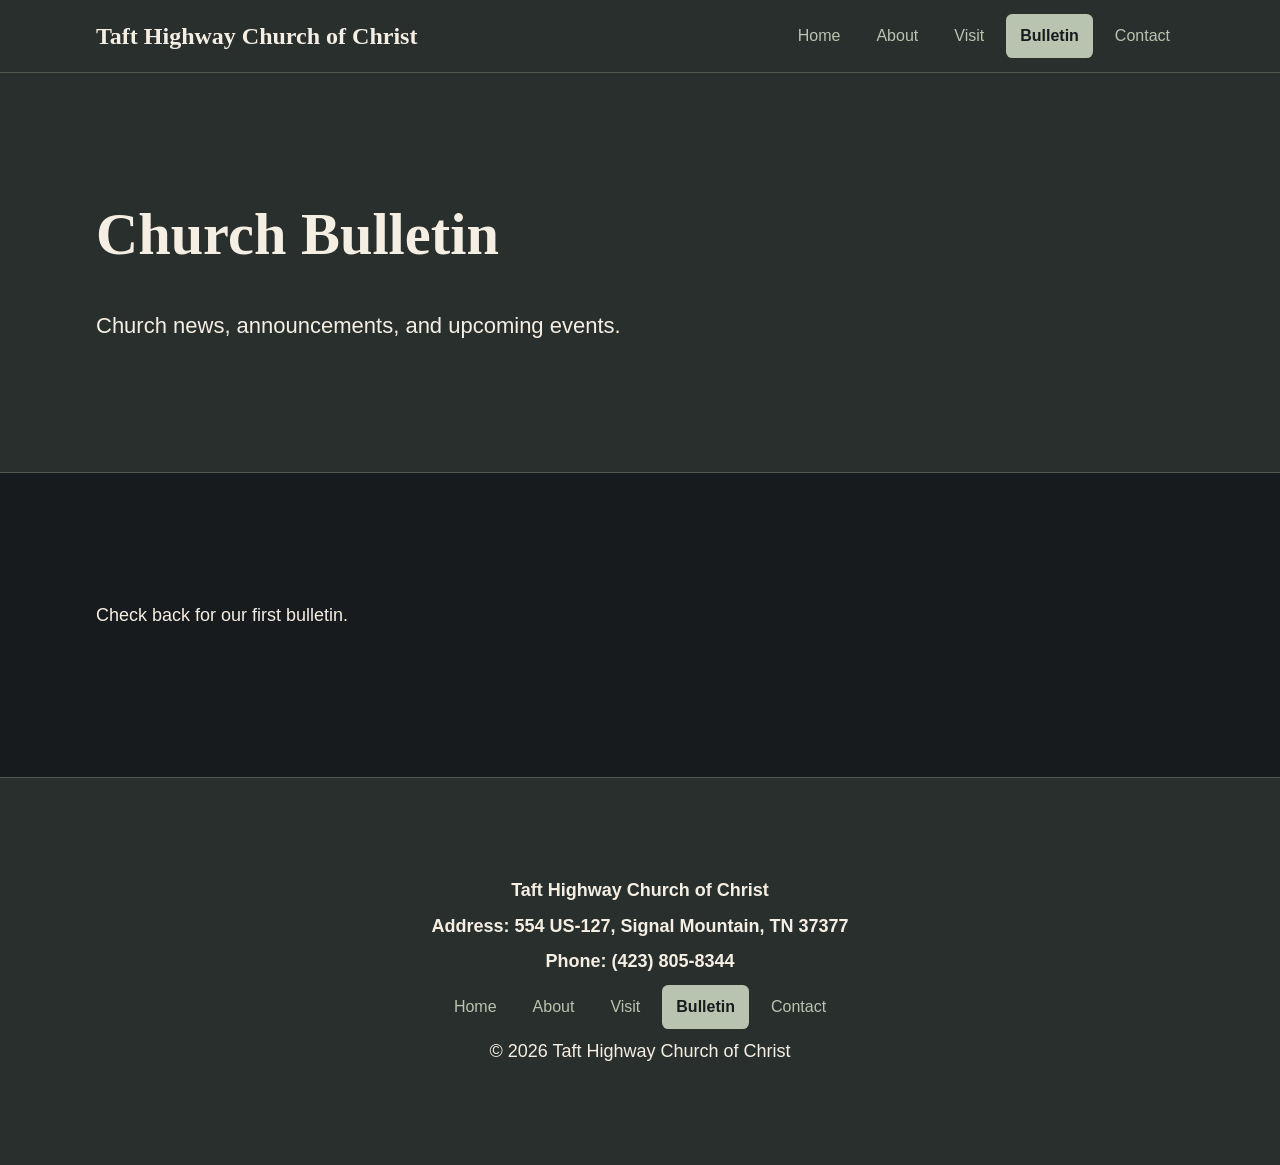
<file: project/bulletin.html>
<!doctype html>
<html lang="en">
  <head>
    <meta charset="UTF-8" />
    <meta name="viewport" content="width=device-width, initial-scale=1.0" />
    <title>Bulletin | Taft Highway Church of Christ</title>
    <link rel="stylesheet" href="css/style.css" />
  </head>
  <body>
    <a class="skip-link" href="#main-content">Skip to main content</a>

    <header class="site-header">
      <div class="nav-wrap">
        <a class="site-name" href="index.html">Taft Highway Church of Christ</a>
        <nav class="main-nav" aria-label="Main navigation">
          <a href="index.html">Home</a>
          <a href="about.html">About</a>
          <a href="visit.html">Visit</a>
          <a href="bulletin.html" aria-current="page">Bulletin</a>
          <a href="contact.html">Contact</a>
        </nav>
      </div>
    </header>

    <main id="main-content" tabindex="-1">
      <section class="page-banner">
        <div class="container">
          <h1>Church Bulletin</h1>
          <p class="lead">Church news, announcements, and upcoming events.</p>
        </div>
      </section>

      <!-- Remove this section after posting the first bulletin entries. -->
      <section>
        <div class="container">
          <p>Check back for our first bulletin.</p>
        </div>
      </section>
      <!-- Remove hidden from each section when the church has confirmed its details. -->
      <section hidden>
        <div class="container">
          <h2>Announcements</h2>
          <div class="grid">
            <article class="card">
              <h3>[Announcement title]</h3>
              <p>
                [What people need to know and how to respond, if applicable.]
              </p>
            </article>
          </div>
        </div>
      </section>
      <!-- Remove hidden from each section when the church has confirmed its details. -->
      <section hidden class="soft-section">
        <div class="container">
          <h2>Upcoming Events</h2>
          <div class="grid">
            <article class="card">
              <h3>[Event name]</h3>
              <p>
                <time datetime="YYYY-MM-DD">[Day and date]</time> · [Time, if
                confirmed]
              </p>
              <p>[Location]</p>
              <p>[What to expect and how to participate.]</p>
            </article>
          </div>
        </div>
      </section>

      <section hidden>
        <div class="container">
          <h2>Prayer Requests</h2>
          <!-- Add the church-approved way to share a prayer request. -->
          <div class="grid">
            <article class="card">
              <h3>[Prayer request title]</h3>
              <p>
                [Details of the prayer request and how to respond, if
                applicable.]
              </p>
            </article>
          </div>
        </div>
      </section>
    </main>

    <footer class="site-footer">
      <div class="container">
        <p><strong>Taft Highway Church of Christ</strong></p>
        <p><strong>Address: 554 US-127, Signal Mountain, TN 37377</strong></p>
        <p><strong>Phone: (423) 805-8344</strong></p>
        <nav aria-label="Footer navigation">
          <a href="index.html">Home</a>
          <a href="about.html">About</a>
          <a href="visit.html">Visit</a>
          <a href="bulletin.html" aria-current="page">Bulletin</a>
          <a href="contact.html">Contact</a>
        </nav>
        <p>&copy; 2026 Taft Highway Church of Christ</p>
      </div>
    </footer>
  </body>
</html>
</file>
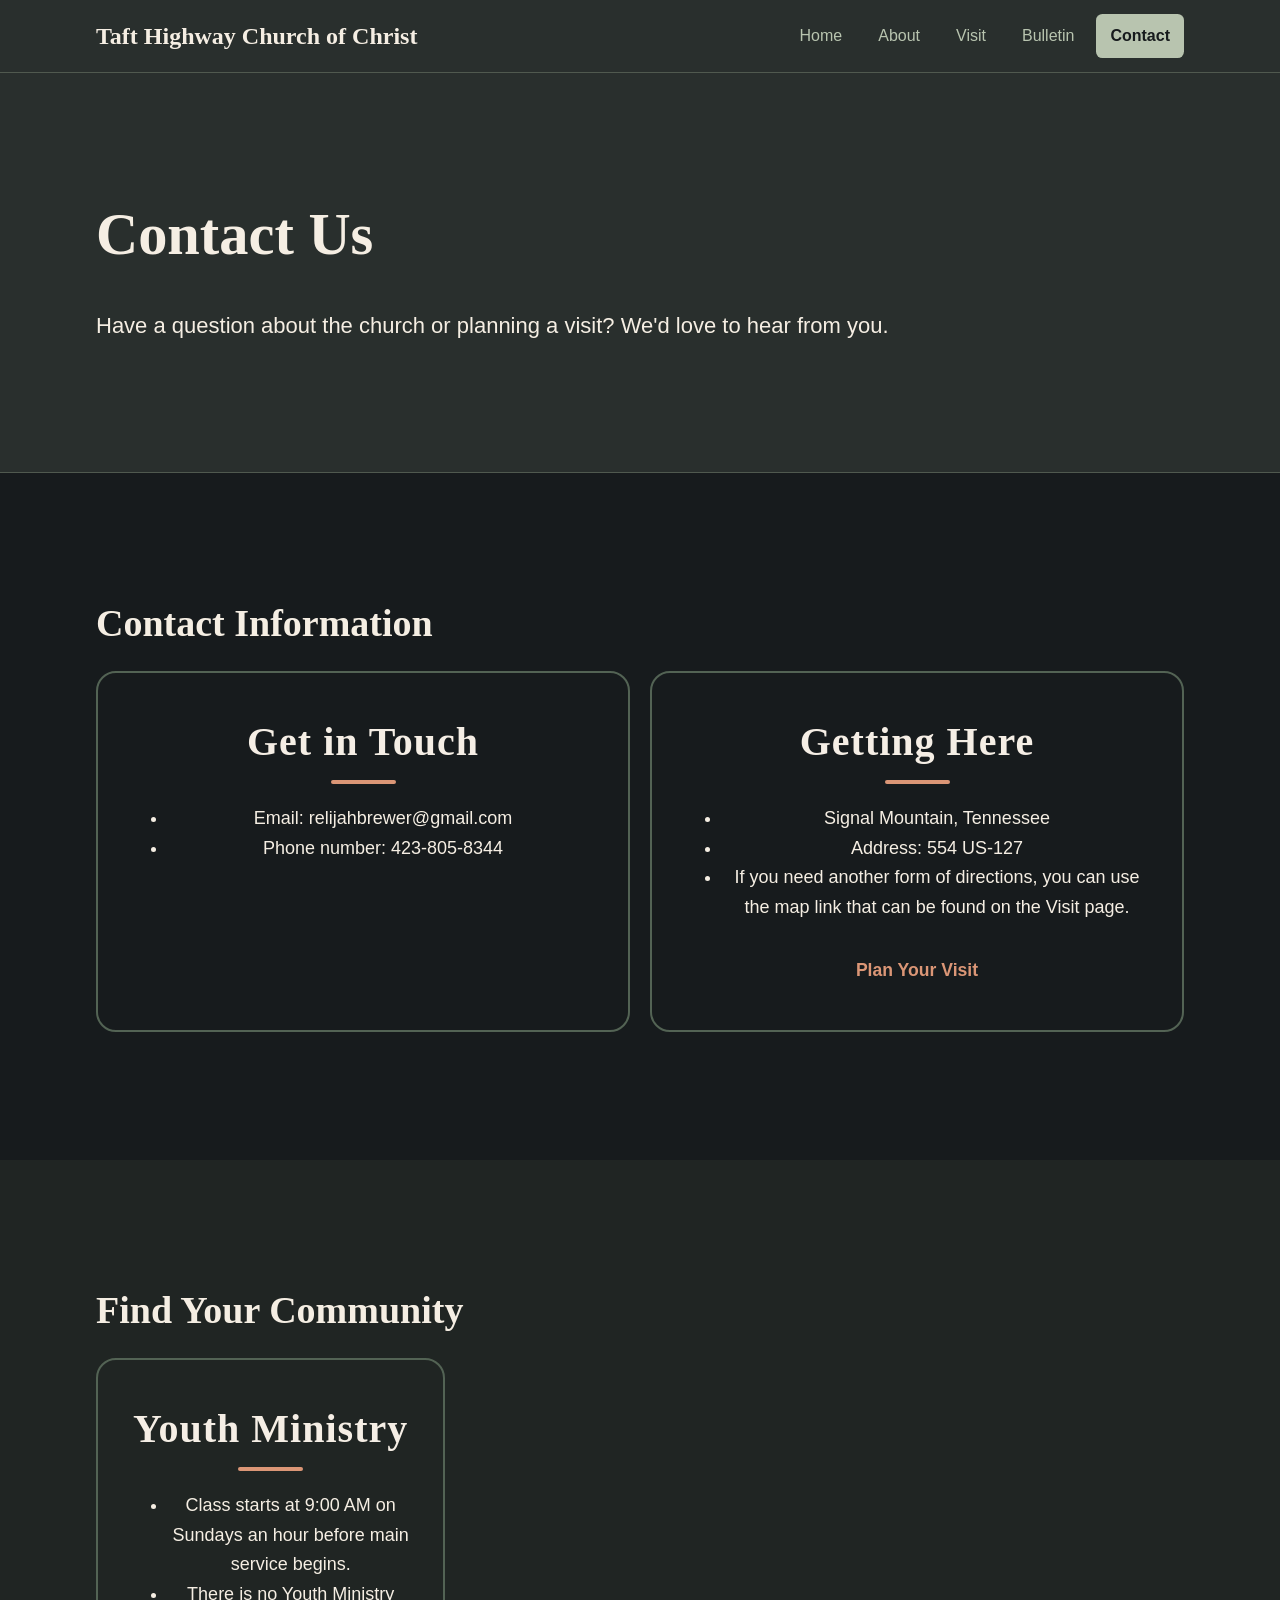
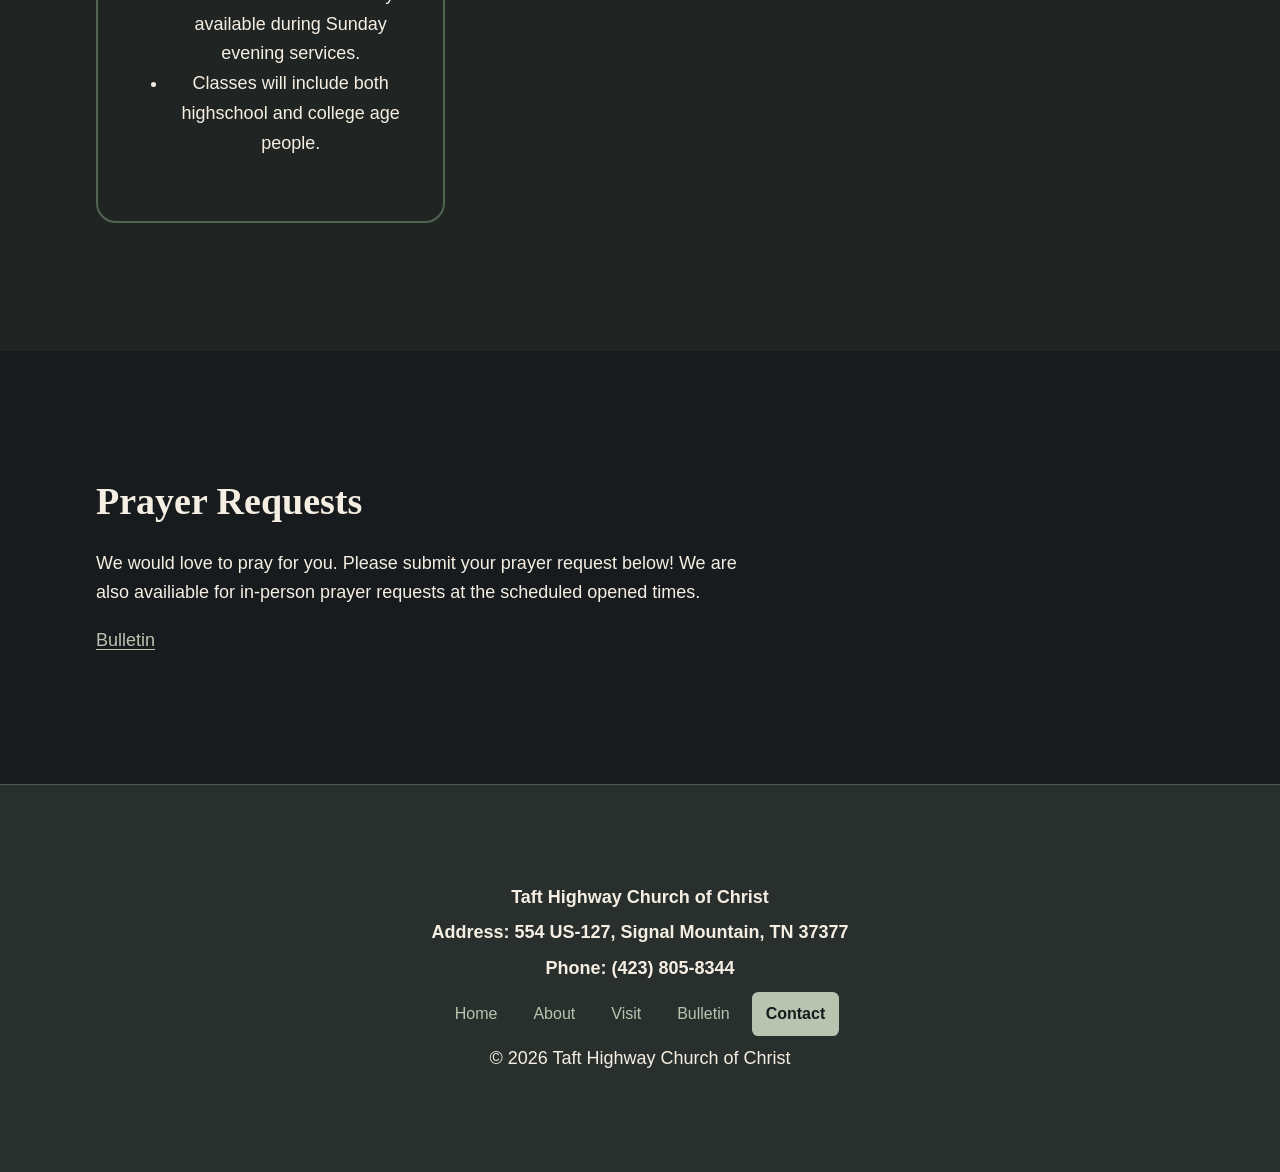
<file: project/contact.html>
<!doctype html>
<html lang="en">
  <head>
    <meta charset="UTF-8" />
    <meta name="viewport" content="width=device-width, initial-scale=1.0" />
    <title>Contact | Taft Highway Church of Christ</title>
    <link rel="stylesheet" href="css/style.css" />
  </head>
  <body>
    <a class="skip-link" href="#main-content">Skip to main content</a>

    <header class="site-header">
      <div class="nav-wrap">
        <a class="site-name" href="index.html">Taft Highway Church of Christ</a>
        <nav class="main-nav" aria-label="Main navigation">
          <a href="index.html">Home</a>
          <a href="about.html">About</a>
          <a href="visit.html">Visit</a>
          <a href="bulletin.html">Bulletin</a>
          <a href="contact.html" aria-current="page">Contact</a>
        </nav>
      </div>
    </header>

    <main id="main-content" tabindex="-1">
      <section class="page-banner">
        <div class="container">
          <h1>Contact Us</h1>
          <p class="lead">
            Have a question about the church or planning a visit? We'd love to
            hear from you.
          </p>
        </div>
      </section>

      <section>
        <div class="container">
          <h2>Contact Information</h2>
          <div class="grid two">
            <article class="card">
              <h3>Get in Touch</h3>
              <ul>
                <li>Email: relijahbrewer@gmail.com</li>
                <li>Phone number: 423-805-8344</li>
              </ul>
              
            </article>
            <article class="card">
              <h3>Getting Here</h3>
              <ul>
              <li>Signal Mountain, Tennessee</li>
              <li>Address: 554 US-127</li>
              <li>If you need another form of directions, you can use the map link that can be found on the Visit page.</li>
              </ul>
              <!-- Add the verified street address and written directions as text, plus a descriptive map link. -->
              <a href="visit.html">Plan Your Visit</a>
            </article>
          </div>
        </div>
      </section>

      <!-- Remove hidden from each section when the church has confirmed its details. -->
      <section class="soft-section">
        <div class="container">
          <h2>Find Your Community</h2>
          <div class="grid">
            <article class="card">
              <h3>Youth Ministry</h3>
              <ul>
                <li>Class starts at 9:00 AM on Sundays an hour before main service begins.</li>
                <li>There is no Youth Ministry available during Sunday evening services.</li>
                <li>Classes will include both highschool and college age people.</li>
              </ul>
            </article>
            <article class="card"hidden>
              <h3>Small Groups</h3>
              <ul>
                <li>We are currently looking for more members so that we could create small groups!</li>
              </ul>
            </article>
            <article class="card" hidden>
              <h3>Volunteer Opportunities</h3>
              <ul>
                <li>We are preparing to do a Toy Drive for local children that are in need for the Holidays.</li>
              </ul>
            </article>
          </div>
        </div>
      </section>

      <section>
        <div class="container">
          <h2>Prayer Requests</h2>
          <p>We would love to pray for you. Please submit your prayer request below! We are also availiable for in-person prayer requests at the scheduled opened times.</p>
          <a href="bulletin.html">Bulletin</a>
        </div>
      </section>
    </main>

    <footer class="site-footer">
      <div class="container">
        <p><strong>Taft Highway Church of Christ</strong></p>
        <p><strong>Address: 554 US-127, Signal Mountain, TN 37377</strong></p>
        <p><strong>Phone: (423) 805-8344</strong></p>
        <nav aria-label="Footer navigation">
          <a href="index.html">Home</a>
          <a href="about.html">About</a>
          <a href="visit.html">Visit</a>
          <a href="bulletin.html">Bulletin</a>
          <a href="contact.html" aria-current="page">Contact</a>
        </nav>
        <p>&copy; 2026 Taft Highway Church of Christ</p>
      </div>
    </footer>
  </body>
</html>
</file>
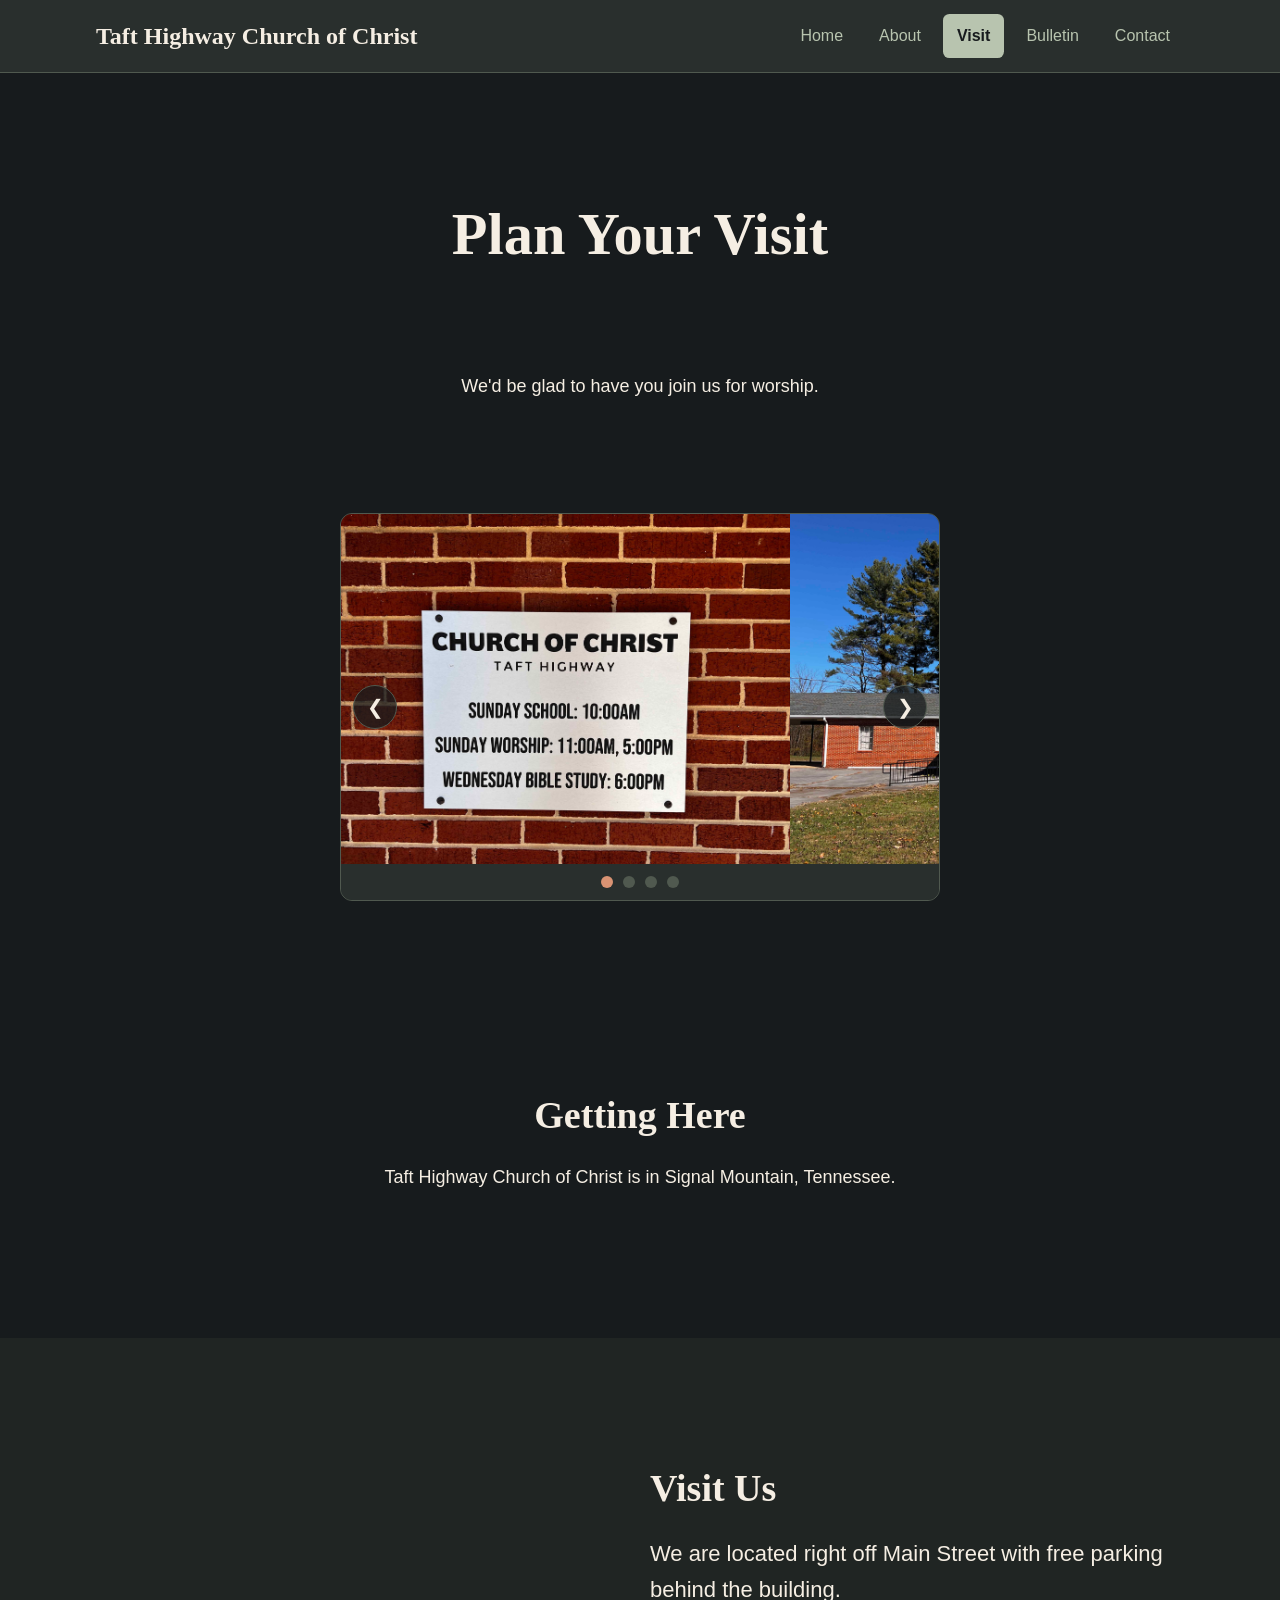
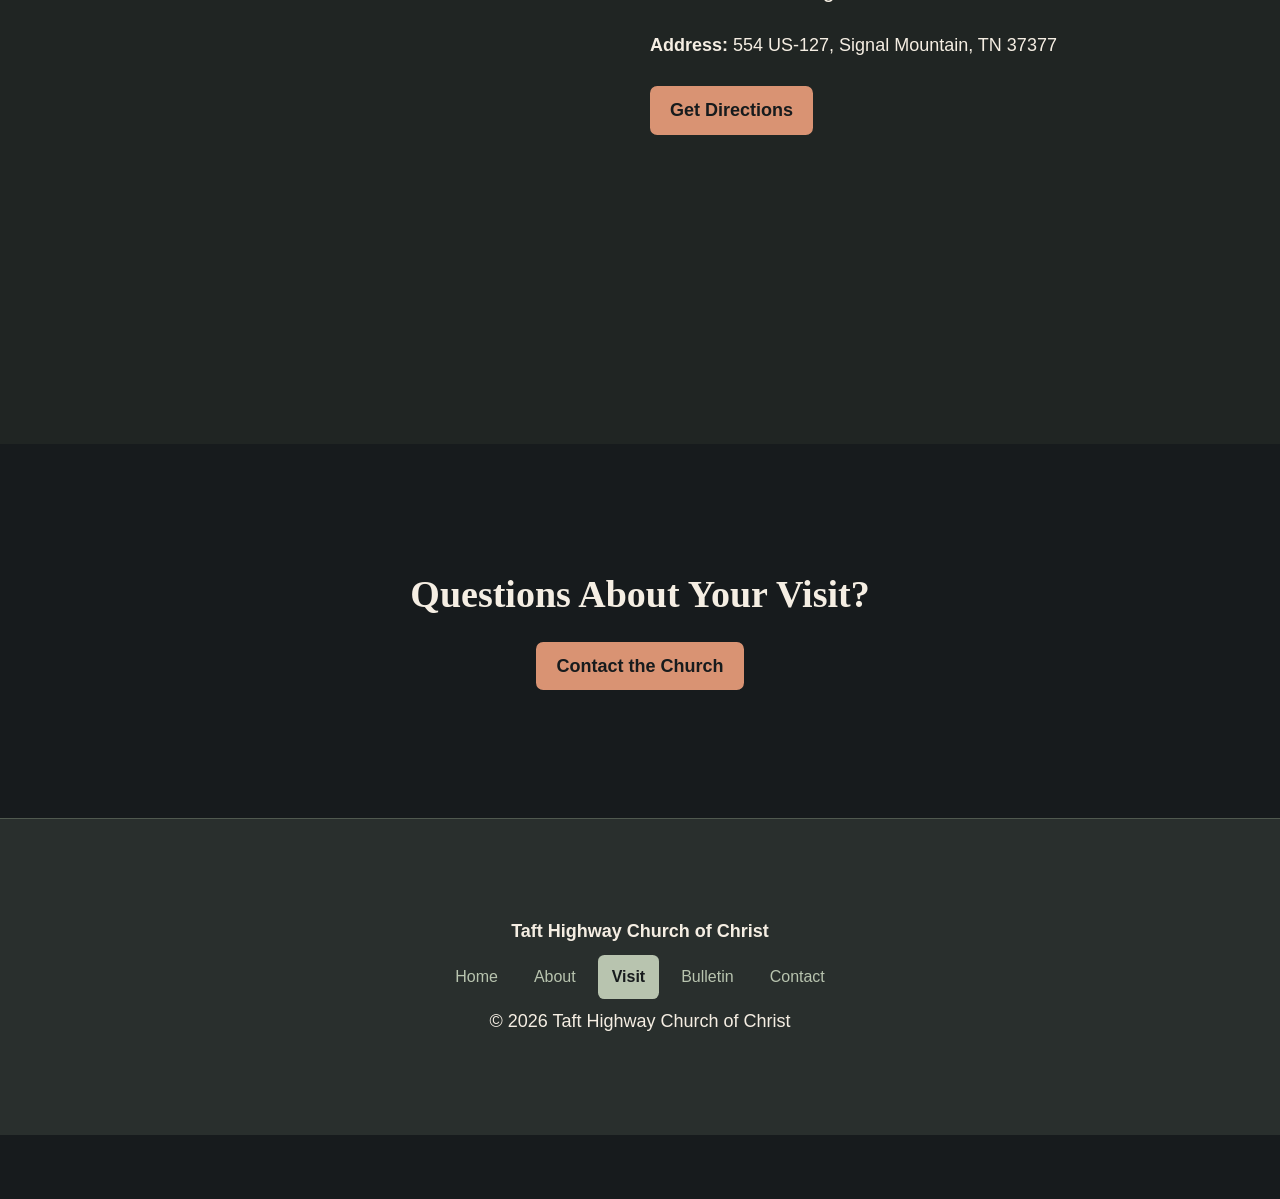
<file: project/visit.html>
<!doctype html>
<html lang="en">
  <head>
    <meta charset="UTF-8" />
    <meta name="viewport" content="width=device-width, initial-scale=1.0" />
    <title>Visit | Taft Highway Church of Christ</title>
    <link rel="stylesheet" href="css/style.css" />
  </head>
  <body>
    <a class="skip-link" href="#main-content">Skip to main content</a>

    <header class="site-header">
      <div class="nav-wrap">
        <a class="site-name" href="index.html">Taft Highway Church of Christ</a>
        <nav class="main-nav" aria-label="Main navigation">
          <a href="index.html">Home</a>
          <a href="about.html">About</a>
          <a href="visit.html" aria-current="page">Visit</a>
          <a href="bulletin.html">Bulletin</a>
          <a href="contact.html">Contact</a>
        </nav>
      </div>
    </header>



      <section>
        <div class="center">
          <h1 class="container title-w-sub">Plan Your Visit</h1>
          <p class="center">We'd be glad to have you join us for worship.</p>
        </div>

<br>



 <!-- Carousel Code was created with the help of AI!-->
    <section>
    <div class="carousel-wrapper">
      <!-- AI Suggested I added these to allow for the buttons to appear on the carousel and change when that one is selected -->
      <input type="radio" name="carousel" id="slide-1" checked />
      <input type="radio" name="carousel" id="slide-2" />
      <input type="radio" name="carousel" id="slide-3" />
      <input type="radio" name="carousel" id="slide-4" />

      <!-- The 3 images for the carousel -->
      <div class="slides">
        <div class="slide">
          <img src="images/sign-taft.jpg" alt="Sign at Taft Highway Church" />
        </div>
        <div class="slide">
          <img src="images/fshot-taft.jpg" alt="A front shot of the church" />
        </div>
        <div class="slide">
          <img src="images/corner-shot-taft.jpg" alt="A corner shot of the church" />
        </div>
        <div class="slide">
          <img src="images/fwide_shot-taft.jpg" alt="A wide shot of the church" />
        </div>
      </div>


      <!-- Navigation buttons for the carousel - AI Assisted as I did not know how to do it. -->
      <!-- Arrows for Slide 1 -->
      <label for="slide-4" class="arrow prev arrows-1" aria-label="Previous slide">&#10094;</label>
      <label for="slide-2" class="arrow next arrows-1" aria-label="Next slide">&#10095;</label>

      <!-- Arrows for Slide 2 -->
      <label for="slide-1" class="arrow prev arrows-2" aria-label="Previous slide">&#10094;</label>
      <label for="slide-3" class="arrow next arrows-2" aria-label="Next slide">&#10095;</label>

      <!-- Arrows for Slide 3 -->
      <label for="slide-2" class="arrow prev arrows-3" aria-label="Previous slide">&#10094;</label>
      <label for="slide-4" class="arrow next arrows-3" aria-label="Next slide">&#10095;</label>

      <!-- Arrows for Slide 4 -->
      <label for="slide-3" class="arrow prev arrows-4" aria-label="Previous slide">&#10094;</label>
      <label for="slide-1" class="arrow next arrows-4" aria-label="Next slide">&#10095;</label>

      <!-- Bottom Dots -->
      <div class="dots">
        <label for="slide-1" aria-label="Go to slide 1"></label>
        <label for="slide-2" aria-label="Go to slide 2"></label>
        <label for="slide-3" aria-label="Go to slide 3"></label>
        <label for="slide-4" aria-label="Go to slide 4"></label>
      </div>
    </div>
  </section>

    <section>
      <div class="container center">
        <h2>Getting Here</h2>
        <p class="center">Taft Highway Church of Christ is in Signal Mountain, Tennessee.</p>
      </div>

    </section>

      <section class="soft-section">
   <div class="container">
    <div class="grid two map-layout">
      
      <!-- Map -->
      <iframe
        class="iframe1"
        src="https://www.google.com/maps/embed?pb=!1m18!1m12!1m3!1d3260.42192179525!2d-85.36043168869415!3d35.19595805636439!2m3!1f0!2f0!3f0!3m2!1i1024!2i768!4f13.1!3m3!1m2!1s0x8860f6a119331d35%3A0x1b3119fa6dcf3acb!2s554%20US-127%2C%20Signal%20Mountain%2C%20TN%2037377!5e0!3m2!1sen!2sus!4v1794502516558!5m2!1sen!2sus" width="600" height="450" style="border:0;" allowfullscreen="" loading="lazy" referrerpolicy="strict-origin-when-cross-origin">
      </iframe>

<!-- USED AI TO HELP MAKE THE DIRECTIONS BUTTON WORK, I did not know how to do it -->
    <div>
      <h2>Visit Us</h2>
      <p class="lead">We are located right off Main Street with free parking behind the building.</p>
      <p><strong>Address:</strong> 554 US-127, Signal Mountain, TN 37377</p>
      
      <!-- The button triggers the custom navigation script -->
      <a href="#" onclick="startNativeNavigation(event)" class="button">Get Directions</a>
    </div>

    <script>
    function startNativeNavigation(event) {
      event.preventDefault();
      
      const address = "554+US-127,+Signal+Mountain,+TN+37377";
      const userAgent = navigator.userAgent || navigator.vendor || window.opera;

      // 1. If it's an Apple Device (iPhone/iPad), use Apple's native deep link map engine
      if (/iPad|iPhone|iPod/.test(userAgent) && !window.MSStream) {
        window.location.href = "maps://maps.google.com/maps?daddr=" + address + "&ll=";
      } 
      // 2. If it's an Android Device, use the strict Android Navigation Intent system
      else if (/android/i.test(userAgent)) {
        window.location.href = "google.navigation:q=" + address + "&mode=d";
      } 
      // 3. Desktop/Fallback: Open standard Google Maps Routing API in a new tab
      else {
        window.open("https://www.google.com/maps/dir/?api=1&destination=" + address, "_blank");
      }
    }
    </script>

</section>


      <!-- Section for the questions and links  -->
      <section>
        <div class="container">
          <h2 class="center">Questions About Your Visit?</h2>
          <a class="button button-center" href="contact.html">Contact the Church</a>
        </div>
      </section>


    <footer class="site-footer">
      <div class="container">
        <p><strong>Taft Highway Church of Christ</strong></p>
        <nav aria-label="Footer navigation">
          <a href="index.html">Home</a>
          <a href="about.html">About</a>
          <a href="visit.html" aria-current="page">Visit</a>
          <a href="bulletin.html">Bulletin</a>
          <a href="contact.html">Contact</a>
        </nav>
        <p>&copy; 2026 Taft Highway Church of Christ</p>
      </div>
    </footer>
  </body>
</html>
</file>
<file: docs/css/style.css>
/* Hearth & Evergreen
   Shared by Home, About, Visit, Bulletin, and Contact.
   Page-specific rules are grouped under Home, Visit, and About below.
*/

/* --------------------------------------------------------------------------
   Design tokens
   -------------------------------------------------------------------------- */
:root {
  /* Page backgrounds, panel surfaces, and text and accent colors. */
  --charcoal: #171b1d;
  --evergreen: #292f2d;
  --ivory: #f5eee3;
  --brick: #d99373;
  --sage: #b8c4af;
  --sandstone: #ceba97;
  --section: #202523;
  --border: #50594f;
  /* Shared side margins, content width, control height, and corner radius. */
  --gutter: clamp(1rem, 4vw, 2rem);
  --site-width: 68rem;
  --target-size: 2.75rem;
  --radius: 0.75rem;
}

/* --------------------------------------------------------------------------
   Base layout and accessibility
   -------------------------------------------------------------------------- */

/* Include padding and borders in an element's declared width and height. */
* {
  box-sizing: border-box;
}

/* Draft sections stay hidden even when a layout class sets display. */
[hidden] {
  display: none !important;
}

/* The body is a vertical flex layout. Main fills extra space on short pages. */
body {
  display: flex;
  flex-direction: column;
  min-height: 100vh;
  margin: 0;
  background: var(--charcoal);
  color: var(--ivory);
  font:
    1.125rem / 1.65 Arial,
    Helvetica,
    sans-serif;
  overflow-wrap: anywhere;
}

main {
  flex: 1;
}

/* Default text-link styles. Navigation links, buttons, and cards override these. */
a {
  color: var(--sage);
  text-decoration: underline;
  text-underline-offset: 0.18em;
}

a:hover {
  color: var(--ivory);
  text-decoration-thickness: 0.12em;
}

/* Show a focus outline when tabbing through interactive elements. */
:focus-visible {
  outline: 3px solid var(--sage);
  outline-offset: 3px;
}

.skip-link {
  position: absolute;
  z-index: 1;
  top: 0.75rem;
  left: var(--gutter);
  display: inline-flex;
  align-items: center;
  min-height: var(--target-size);
  max-width: calc(100% - var(--gutter) - var(--gutter));
  padding: 0.5rem 1rem;
  border-radius: 0.4rem;
  background: var(--sage);
  color: var(--charcoal);
  font-weight: 700;
}

/* Keep the skip link in the tab order and reveal it on keyboard focus. */
.skip-link:not(:focus) {
  clip-path: inset(50%);
}

.skip-link:hover {
  color: var(--charcoal);
}

/* --------------------------------------------------------------------------
   Content width, spacing, and typography
   -------------------------------------------------------------------------- */
/* Keep the page content and header aligned to the same centered width. */
.container,
.nav-wrap {
  width: min(calc(100% - var(--gutter) - var(--gutter)), var(--site-width));
  margin-inline: auto;
}

/* Sections and containers both add vertical padding. About adjusts nested containers below. */
.container,
section {
  padding-block: clamp(2.25rem, 6vw, 4rem);
}

/* The church name shares the serif heading font. Body copy uses the sans-serif stack above. */
h1,
h2,
h3,
.site-name {
  font-family: Georgia, "Times New Roman", serif;
  line-height: 1.18;
}

h1,
h2,
h3 {
  margin: 0 0 0.65em;
}

/* Page titles and section headings scale with the viewport within fixed limits. */
h1 {
  font-size: clamp(2rem, 1.25rem + 3vw, 3.75rem);
}

h2 {
  font-size: clamp(1.625rem, 1.25rem + 1.5vw, 2.375rem);
}

h3 {
  font-size: 1.375rem;
}

/* Limit paragraph width to keep lines comfortable to read on wide screens. */
p {
  max-width: 65ch;
  margin: 0 0 1em;
}

/* Larger introductory text used in page banners. */
.lead {
  font-size: clamp(1.125rem, 1rem + 0.7vw, 1.375rem);
}

.muted {
  color: var(--sage);
}

/* --------------------------------------------------------------------------
   Shared header, navigation, and footer
   -------------------------------------------------------------------------- */
.site-header,
.site-footer {
  background: var(--evergreen);
}

.site-header {
  padding-block: 0.875rem;
  border-bottom: 1px solid var(--border);
}

/* Let the church name and navigation links wrap as space runs out. */
.nav-wrap,
.main-nav,
.site-footer nav {
  display: flex;
  flex-wrap: wrap;
  align-items: center;
  gap: 0.5rem;
}

.nav-wrap {
  justify-content: space-between;
  gap: 0.75rem 1.5rem;
}

/* Give the brand link and nav links a consistent minimum click and tap height. */
.site-name,
.main-nav a,
.site-footer nav a {
  display: inline-flex;
  align-items: center;
  min-height: var(--target-size);
  text-decoration: none;
}

.site-name {
  gap: 0.55rem;
  color: var(--ivory);
  font-size: 1.5rem;
  font-weight: 700;
}

/* The decorative icon and church name share one Home link. */
.site-name::before {
  content: "";
  flex: 0 0 1.7rem;
  height: 1.7rem;
  background: url("../images/church-icon.png") center / contain no-repeat;
}

.site-name:hover {
  text-decoration: underline;
}

.main-nav a,
.site-footer nav a {
  justify-content: center;
  padding: 0.5rem 0.875rem;
  border-radius: 0.4rem;
  font-size: 1rem;
}

.main-nav a:hover,
.site-footer nav a:hover {
  background: var(--charcoal);
}

/* Highlight the link marked as the current page in each page's HTML. */
.main-nav a[aria-current="page"],
.site-footer nav a[aria-current="page"] {
  background: var(--sage);
  color: var(--charcoal);
  font-weight: 700;
}

.site-footer {
  padding-block: 1.75rem;
  border-top: 1px solid var(--border);
  text-align: center;
}

/* Center the footer links below the church name and contact details. */
.site-footer nav {
  justify-content: center;
  margin-block: 0.5rem;
}

.site-footer p {
  margin: 0.375rem auto;
}

/* --------------------------------------------------------------------------
   Banners and buttons
   -------------------------------------------------------------------------- */

/* Use the same divider on the Home hero and the shared page banners. */
.hero,
.page-banner {
  border-bottom: 1px solid var(--border);
}

/* Intro panels on Visit, Bulletin, and Contact use a solid background. */
.page-banner {
  background: var(--evergreen);
}

.page-banner p:last-child {
  margin-bottom: 0;
}

/* Base styles for link buttons, including the main Plan Your Visit action. */
.button {
  display: inline-flex;
  align-items: center;
  justify-content: center;
  min-height: var(--target-size);
  max-width: 100%;
  margin: 0.5rem 0.5rem 0 0;
  padding: 0.625rem 1.125rem;
  border: 2px solid var(--brick);
  border-radius: 0.45rem;
  background: var(--brick);
  color: var(--charcoal);
  font-weight: 700;
  line-height: 1.35;
  text-align: center;
  text-decoration: none;
}

.button:hover {
  border-color: var(--sandstone);
  background: var(--sandstone);
  color: var(--charcoal);
}

/* Add .button-outline alongside .button for secondary actions such as Learn About Us. */
.button-outline {
  border-color: var(--sage);
  background: transparent;
  color: var(--sage);
}

.button-outline:hover {
  border-color: var(--sage);
  background: var(--sage);
  color: var(--charcoal);
}

/* --------------------------------------------------------------------------
   Content grids and cards
   -------------------------------------------------------------------------- */

/* Shared breakpoints below collapse these grids to one column. */
.grid {
  display: grid;
  grid-template-columns: repeat(3, minmax(0, 1fr));
  gap: clamp(0.875rem, 2vw, 1.25rem);
}

/* Add .two alongside .grid for the Contact cards and the Visit map layout. */
.grid.two {
  grid-template-columns: repeat(2, minmax(0, 1fr));
}

/* These cards are shared by Home, Bulletin, and Contact. */
.card {
  --card-accent: #db9676;
  text-align: center;
  padding: 45px 30px;
  border: 2px solid #536354;
  border-radius: 20px;
  transition: all 0.3s ease;
}

.card h3 {
  font-family: Georgia, serif;
  font-size: 2.5rem;
  font-weight: bold;
  color: #f5eee5;
  margin-bottom: 20px;
  letter-spacing: 1px;
}

/* The accent below each heading is decorative. */
.card h3::after {
  content: "";
  display: block;
  width: 65px;
  height: 4px;
  background-color: var(--card-accent);
  margin: 15px auto 0;
  border-radius: 5px;
}

.card p {
  font-size: 1.2rem;
  line-height: 1.7;
  color: #c5cec1;
}

/* Card links share accent color and typography. */
.card a {
  color: var(--card-accent);
  font-size: 1.1rem;
  font-weight: bold;
}

/* Only standalone card links get extra spacing. Links in lists stay inline. */
.card > a {
  display: inline-block;
  margin-top: 15px;
  text-decoration: none;
}

.card > a:hover {
  text-decoration: underline;
}

/* Lift the card and change its border when the pointer is over it. */
.card:hover {
  transform: translateY(-6px);
  border-color: var(--card-accent);
  box-shadow: 0 10px 25px rgba(0, 0, 0, 0.25);
}

/* Alternate background used to distinguish sections such as Home's Explore Our Church. */
.soft-section {
  background: var(--section);
}

/* --------------------------------------------------------------------------
   Photos and schedule tables
   -------------------------------------------------------------------------- */

/* Optional stand-in for a photo that has yet to be added. */
.photo-placeholder {
  display: grid;
  place-items: center;
  min-height: 12rem;
  padding: 1.5rem;
  border: 2px dashed var(--sage);
  border-radius: var(--radius);
  background: var(--evergreen);
  color: var(--sage);
  text-align: center;
}

/* Make a regular photo fill its container while preserving its proportions. */
.photo {
  display: block;
  width: 100%;
  height: auto;
  border-radius: var(--radius);
}

/* Wrap schedule tables in .table-scroll for overflow on narrow screens. */
.table-scroll {
  overflow-x: auto;
  border: 1px solid var(--border);
  border-radius: var(--radius);
}

.schedule-table {
  width: 100%;
  border-collapse: collapse;
  background: var(--evergreen);
}

.schedule-table th,
.schedule-table td {
  padding: clamp(0.5rem, 2vw, 1rem);
  border-bottom: 1px solid var(--border);
  text-align: left;
  vertical-align: top;
}

.schedule-table th {
  background: var(--section);
}

/* --------------------------------------------------------------------------
   Shared tablet and phone layouts
   -------------------------------------------------------------------------- */

/* Center the header links and stack shared grids at tablet widths and below. */
@media (max-width: 48rem) {
  .nav-wrap,
  .main-nav {
    justify-content: center;
    text-align: center;
  }

  .grid,
  .grid.two {
    grid-template-columns: minmax(0, 1fr);
  }
}

/* On narrow phones, arrange the five main links in two columns. */
@media (max-width: 30rem) {
  .main-nav {
    display: grid;
    grid-template-columns: repeat(2, minmax(0, 1fr));
    width: 100%;
  }

  .main-nav a {
    background: var(--section);
  }

  /* Contact fills the final row of the mobile navigation. */
  .main-nav a:last-child {
    grid-column: 1 / -1;
  }
}

/* --------------------------------------------------------------------------
   Home page
   -------------------------------------------------------------------------- */

/* Darken the background photo so the welcome text stays legible. */
.hero {
  background-color: var(--charcoal);
  background-image:
    linear-gradient(rgba(0, 0, 0, 0.55), rgba(0, 0, 0, 0.55)),
    url("../images/fwide_shot-taft.jpg");
  background-size: cover;
  background-position: center;
  background-repeat: no-repeat;
  padding: 100px 40px;
  color: white;
}

.hero h1,
.hero .lead {
  color: white;
}

/* The secondary button uses white text and border over the photo. */
.hero .button-outline {
  color: white;
  border-color: white;
}

/* Use dark text over the sage hover fill. */
.hero .button-outline:hover {
  color: var(--charcoal);
}

/* Center the welcome, introduction, and Explore Our Church headings on Home. */
.home-heading {
  text-align: center;
  margin-bottom: 40px;
}

/* --------------------------------------------------------------------------
   Visit page
   -------------------------------------------------------------------------- */

/* Map iframe styling was developed with AI assistance. */
/* Limit the map embed's width so it fits the Visit page's directions column. */
.visit-map {
  width: 100%;
  max-width: 600px;
  height: 450px;
  border: 0;
  border-radius: var(--radius);
}

/* If a title has a subtitle and doesnt want to be separated by the padding. */
.title-w-sub {
  padding: 0 0 0 0;
}

/* Visit headings and intro copy use this alignment helper. */
.center {
  text-align: center;
  margin-inline: auto;
}

/* Visit photo carousel. The frame clips the track to one slide at a time. */
.carousel-wrapper {
  position: relative;
  max-width: 600px;
  margin: 0 auto;
  overflow: hidden;
  border-radius: var(--radius);
  border: 1px solid var(--border);
  background: var(--evergreen);
}

/* Keep the native radio controls keyboard-accessible inside the photo frame. */
.carousel-wrapper input[type="radio"] {
  position: absolute;
  opacity: 0;
  pointer-events: none;
  top: 50%;
  left: 50%;
  margin: 0;
}

.slides {
  display: flex;
  width: 400%; /* The track holds four full-width slides. */
  transition: transform 0.4s ease-in-out;
}

.slide {
  width: 25%;
  position: relative;
}

/* Crop each photo to a common height so switching slides keeps the carousel steady. */
.slide img {
  width: 100%;
  height: 350px;
  object-fit: cover;
  display: block;
}

/* Move the track by one-quarter of its width for each selected slide. */
#slide-1:checked ~ .slides {
  transform: translateX(0%);
}
#slide-2:checked ~ .slides {
  transform: translateX(-25%);
}
#slide-3:checked ~ .slides {
  transform: translateX(-50%);
}
#slide-4:checked ~ .slides {
  transform: translateX(-75%);
}

/* Previous and next arrow controls */
.arrow {
  position: absolute;
  top: 50%;
  transform: translateY(-50%);
  display: none;
  align-items: center;
  justify-content: center;
  width: var(--target-size);
  height: var(--target-size);
  border-radius: 50%;
  background: rgba(23, 27, 29, 0.75);
  border: 1px solid var(--border);
  color: var(--ivory);
  font-size: 1.25rem;
  cursor: pointer;
  user-select: none;
  z-index: 2;
}

.arrow:hover {
  background: var(--brick);
  border-color: var(--brick);
  color: var(--charcoal);
}

.prev {
  left: 0.75rem;
}
.next {
  right: 0.75rem;
}

/* Reveal the arrow pair associated with the selected slide. */
#slide-1:checked ~ .arrows-1,
#slide-2:checked ~ .arrows-2,
#slide-3:checked ~ .arrows-3,
#slide-4:checked ~ .arrows-4 {
  display: inline-flex;
}

/* Slide selection dots */
.dots {
  display: flex;
  justify-content: center;
  gap: 0.625rem;
  padding: 0.75rem;
  background: var(--evergreen);
}

.dots label {
  width: 0.75rem;
  height: 0.75rem;
  background: var(--border);
  border-radius: 50%;
  cursor: pointer;
  transition: background 0.3s;
}

.dots label:hover {
  background: var(--sage);
}

/* Match the selected radio input to its dot. */
#slide-1:checked ~ .dots label[for="slide-1"],
#slide-2:checked ~ .dots label[for="slide-2"],
#slide-3:checked ~ .dots label[for="slide-3"],
#slide-4:checked ~ .dots label[for="slide-4"] {
  background: var(--brick);
}

/* Show the focused slide control at its matching dot. */
#slide-1:focus-visible ~ .dots label[for="slide-1"],
#slide-2:focus-visible ~ .dots label[for="slide-2"],
#slide-3:focus-visible ~ .dots label[for="slide-3"],
#slide-4:focus-visible ~ .dots label[for="slide-4"] {
  outline: 2px solid var(--sage);
  outline-offset: 3px;
}

/* Center the Contact the Church button at the bottom of Visit. */
a.button.button-center {
  display: flex;
  width: fit-content;
  margin-inline: auto;
}

/* --------------------------------------------------------------------------
   About page
   -------------------------------------------------------------------------- */

/* Use section padding alone here to avoid stacking it with .container padding. */
.about-page > section > .container {
  padding-block: 0;
}

.about-page > section {
  padding-block: clamp(2.75rem, 6vw, 5rem);
}

.about-page p:last-child {
  margin-bottom: 0;
}

/* Put the intro and worship copy beside their companion panels on wider screens. */
.about-page .about-split {
  display: grid;
  grid-template-columns: minmax(0, 1.25fr) minmax(0, 1fr);
  align-items: start;
  gap: clamp(1.75rem, 5vw, 4.5rem);
}

.about-page .about-label {
  margin-bottom: 0.75rem;
  color: var(--sage);
  font-size: 0.875rem;
  font-weight: 700;
  letter-spacing: 0.11em;
  text-transform: uppercase;
}

/* Welcome banner and accent panel */
.about-page .about-welcome {
  padding-block: clamp(3rem, 9vw, 7rem);
  border-bottom: 1px solid var(--border);
  background: radial-gradient(
    ellipse at top right,
    var(--evergreen),
    var(--charcoal) 76%
  );
}

.about-page .about-welcome .about-split {
  align-items: center;
}

.about-page h1 {
  margin-bottom: 0.35em;
  font-size: clamp(2.375rem, 1.5rem + 2.5vw, 3.625rem);
  line-height: 1.08;
}

/* Put the second phrase of the About title on its own line with a sage accent. */
.about-page h1 span {
  display: block;
  color: var(--sage);
}

/* Shared surfaces for the welcome, worship, minister, and invitation panels. */
.about-page .about-welcome-note,
.about-page .about-worship,
.about-page .about-minister,
.about-page .about-invitation-panel {
  padding: clamp(1.25rem, 3.5vw, 2.25rem);
  border: 1px solid var(--border);
  border-radius: var(--radius);
  background: var(--evergreen);
}

.about-page .about-welcome-note {
  border-top: 3px solid var(--brick);
}

.about-page .about-welcome-note h2 {
  font-size: clamp(1.5rem, 1.1rem + 1vw, 2rem);
}

/* Worship list */
.about-page .about-worship ul {
  margin: 0;
  padding-inline-start: 1.25em;
}

.about-page .about-worship li + li {
  margin-top: 0.65rem;
}

.about-page .about-worship li::marker {
  color: var(--sage);
}

/* Fellowship section */
.about-page .about-fellowship {
  border-block: 1px solid var(--border);
  background: var(--section);
}

/* Give the fellowship description more room than its heading. */
.about-page .about-fellowship .about-split {
  grid-template-columns: minmax(0, 0.8fr) minmax(0, 1.2fr);
  align-items: baseline;
}

.about-page .about-fellowship h2 {
  margin-bottom: 0;
}

/* Minister cards and initials */
.about-page .about-minister-grid {
  display: grid;
  grid-template-columns: repeat(2, minmax(0, 1fr));
  gap: clamp(1rem, 3vw, 1.5rem);
}

/* Keep the initials beside the name and role, with wrapping on narrow cards. */
.about-page .about-minister-heading {
  display: flex;
  flex-wrap: wrap;
  align-items: center;
  gap: 0.85rem;
  margin-bottom: 1.25rem;
}

.about-page .about-minister-heading h3 {
  margin-bottom: 0.2em;
  font-size: 1.625rem;
}

.about-page .about-initials {
  display: grid;
  place-items: center;
  width: 3.5rem;
  height: 3.5rem;
  border: 1px solid var(--sage);
  border-radius: 50%;
  background: var(--charcoal);
  color: var(--sage);
  font:
    700 1.125rem Georgia,
    "Times New Roman",
    serif;
}

.about-page .about-role {
  color: var(--sage);
  font-size: 1rem;
}

/* Closing invitation */
.about-page .about-invitation {
  padding-top: 0;
}

/* Place the Visit button beside the closing text when there is room and let it wrap below. */
.about-page .about-invitation-panel {
  display: flex;
  flex-wrap: wrap;
  align-items: center;
  justify-content: space-between;
  gap: 1.5rem 2rem;
  border-inline-start: 3px solid var(--brick);
}

.about-page .about-invitation-panel > div {
  flex: 1 1 28rem;
  min-width: 0;
}

.about-page .about-invitation-panel .button {
  margin: 0;
}

/* About columns stack independently of the shared .grid classes. */
@media (max-width: 48rem) {
  .about-page .about-split,
  .about-page .about-fellowship .about-split,
  .about-page .about-minister-grid {
    grid-template-columns: minmax(0, 1fr);
  }

  .about-page .about-fellowship .about-split {
    gap: 0.75rem;
  }
}

/* Skip hover and carousel motion when the visitor prefers reduced motion. */
@media (prefers-reduced-motion: reduce) {
  .card,
  .slides,
  .dots label {
    transition: none;
  }

  .card:hover {
    transform: none;
  }
}
</file>
<file: project/css/style.css>
/* Hearth & Evergreen
   Shared by Home, About, Visit, Bulletin, and Contact.
   Page-specific rules are grouped under Home, Visit, and About below.
*/

/* --------------------------------------------------------------------------
   Design tokens
   -------------------------------------------------------------------------- */
:root {
  --charcoal: #171b1d;
  --evergreen: #292f2d;
  --ivory: #f5eee3;
  --brick: #d99373;
  --sage: #b8c4af;
  --sandstone: #ceba97;
  --section: #202523;
  --border: #50594f;
  --gutter: clamp(1rem, 4vw, 2rem);
  --site-width: 68rem;
  --target-size: 2.75rem;
  --radius: 0.75rem;
}

/* --------------------------------------------------------------------------
   Base layout and accessibility
   -------------------------------------------------------------------------- */

* {
  box-sizing: border-box;
}

/* Draft sections stay hidden even when a layout class sets display. */
[hidden] {
  display: none !important;
}

body {
  display: flex;
  flex-direction: column;
  min-height: 100vh;
  margin: 0;
  background: var(--charcoal);
  color: var(--ivory);
  font:
    1.125rem / 1.65 Arial,
    Helvetica,
    sans-serif;
  overflow-wrap: anywhere;
}

main {
  flex: 1;
}

a {
  color: var(--sage);
  text-decoration: underline;
  text-underline-offset: 0.18em;
}

a:hover {
  color: var(--ivory);
  text-decoration-thickness: 0.12em;
}

:focus-visible {
  outline: 3px solid var(--sage);
  outline-offset: 3px;
}

.skip-link {
  position: absolute;
  z-index: 1;
  top: 0.75rem;
  left: var(--gutter);
  display: inline-flex;
  align-items: center;
  min-height: var(--target-size);
  max-width: calc(100% - var(--gutter) - var(--gutter));
  padding: 0.5rem 1rem;
  border-radius: 0.4rem;
  background: var(--sage);
  color: var(--charcoal);
  font-weight: 700;
}

/* Keep the skip link in the tab order and reveal it on keyboard focus. */
.skip-link:not(:focus) {
  clip-path: inset(50%);
}

.skip-link:hover {
  color: var(--charcoal);
}

/* --------------------------------------------------------------------------
   Content width, spacing, and typography
   -------------------------------------------------------------------------- */
.container,
.nav-wrap {
  width: min(calc(100% - var(--gutter) - var(--gutter)), var(--site-width));
  margin-inline: auto;
}

.container,
section {
  padding-block: clamp(2.25rem, 6vw, 4rem);
}

h1,
h2,
h3,
.site-name {
  font-family: Georgia, "Times New Roman", serif;
  line-height: 1.18;
}

h1,
h2,
h3 {
  margin: 0 0 0.65em;
}

h1 {
  font-size: clamp(2rem, 1.25rem + 3vw, 3.75rem);
}

h2 {
  font-size: clamp(1.625rem, 1.25rem + 1.5vw, 2.375rem);
}

h3 {
  font-size: 1.375rem;
}

p {
  max-width: 65ch;
  margin: 0 0 1em;
}

.lead {
  font-size: clamp(1.125rem, 1rem + 0.7vw, 1.375rem);
}

.muted {
  color: var(--sage);
}

/* --------------------------------------------------------------------------
   Shared header, navigation, and footer
   -------------------------------------------------------------------------- */
.site-header,
.site-footer {
  background: var(--evergreen);
}

.site-header {
  padding-block: 0.875rem;
  border-bottom: 1px solid var(--border);
}

.nav-wrap,
.main-nav,
.site-footer nav {
  display: flex;
  flex-wrap: wrap;
  align-items: center;
  gap: 0.5rem;
}

.nav-wrap {
  justify-content: space-between;
  gap: 0.75rem 1.5rem;
}

.site-name,
.main-nav a,
.site-footer nav a {
  display: inline-flex;
  align-items: center;
  min-height: var(--target-size);
  text-decoration: none;
}

.site-name {
  color: var(--ivory);
  font-size: 1.5rem;
  font-weight: 700;
  text-decoration: none;
}

.site-name:hover {
  text-decoration: underline;
}

.main-nav a,
.site-footer nav a {
  justify-content: center;
  padding: 0.5rem 0.875rem;
  border-radius: 0.4rem;
  font-size: 1rem;
}

.main-nav a:hover,
.site-footer nav a:hover {
  background: var(--charcoal);
}

.main-nav a[aria-current="page"],
.site-footer nav a[aria-current="page"] {
  background: var(--sage);
  color: var(--charcoal);
  font-weight: 700;
}

.site-footer {
  padding-block: 1.75rem;
  border-top: 1px solid var(--border);
  text-align: center;
}

.site-footer nav {
  justify-content: center;
  margin-block: 0.5rem;
}

.site-footer p {
  margin: 0.375rem auto;
}

/* --------------------------------------------------------------------------
   Banners and buttons
   -------------------------------------------------------------------------- */

/* The Home section below supplies the image treatment for this banner. */
.hero {
  padding-block: clamp(3rem, 9vw, 6.5rem);
  background: radial-gradient(
    ellipse at top right,
    var(--evergreen),
    var(--charcoal) 70%
  );
  border-bottom: 1px solid var(--border);
}

.page-banner {
  background: var(--evergreen);
  border-bottom: 1px solid var(--border);
}

.page-banner p:last-child {
  margin-bottom: 0;
}

.button {
  display: inline-flex;
  align-items: center;
  justify-content: center;
  min-height: var(--target-size);
  max-width: 100%;
  margin: 0.5rem 0.5rem 0 0;
  padding: 0.625rem 1.125rem;
  border: 2px solid var(--brick);
  border-radius: 0.45rem;
  background: var(--brick);
  color: var(--charcoal);
  font-weight: 700;
  line-height: 1.35;
  text-align: center;
  text-decoration: none;
}

.button:hover {
  border-color: var(--sandstone);
  background: var(--sandstone);
  color: var(--charcoal);
}

.button-outline {
  border-color: var(--sage);
  background: transparent;
  color: var(--sage);
}

.button-outline:hover {
  border-color: var(--sage);
  background: var(--sage);
  color: var(--charcoal);
}

/* --------------------------------------------------------------------------
   Content grids and cards
   -------------------------------------------------------------------------- */

/* Shared breakpoints below collapse these grids to one column. */
.grid {
  display: grid;
  grid-template-columns: repeat(3, minmax(0, 1fr));
  gap: clamp(0.875rem, 2vw, 1.25rem);
}

.grid.two {
  grid-template-columns: repeat(2, minmax(0, 1fr));
}

/* These cards are shared by Home, Bulletin, and Contact. */
.card {
  text-align: center;
  padding: 45px 30px;
  border: 2px solid #536354;
  border-radius: 20px;
  transition: all 0.3s ease;
}

.card h3 {
  font-family: Georgia, serif;
  font-size: 2.5rem;
  font-weight: bold;
  color: #f5eee5;
  margin-bottom: 20px;
  letter-spacing: 1px;
}

/* The accent below each heading is decorative. */
.card h3::after {
  content: "";
  display: block;
  width: 65px;
  height: 4px;
  background-color: #db9676;
  margin: 15px auto 0;
  border-radius: 5px;
}

.card p {
  font-size: 1.2rem;
  line-height: 1.7;
  color: #c5cec1;
}

.card a {
  display: inline-block;
  margin-top: 15px;
  color: #db9676;
  font-size: 1.1rem;
  font-weight: bold;
  text-decoration: none;
}

.card a:hover {
  text-decoration: underline;
}

.card:hover {
  transform: translateY(-6px);
  border-color: #db9676;
  box-shadow: 0 10px 25px rgba(0, 0, 0, 0.25);
}

.soft-section {
  background: var(--section);
}

/* --------------------------------------------------------------------------
   Photos and schedule tables
   -------------------------------------------------------------------------- */

.photo-placeholder {
  display: grid;
  place-items: center;
  min-height: 12rem;
  padding: 1.5rem;
  border: 2px dashed var(--sage);
  border-radius: var(--radius);
  background: var(--evergreen);
  color: var(--sage);
  text-align: center;
}

.photo {
  display: block;
  width: 100%;
  height: auto;
  border-radius: var(--radius);
}

/* Wrap schedule tables in .table-scroll for overflow on narrow screens. */
.table-scroll {
  overflow-x: auto;
  border: 1px solid var(--border);
  border-radius: var(--radius);
}

.schedule-table {
  width: 100%;
  border-collapse: collapse;
  background: var(--evergreen);
}

.schedule-table th,
.schedule-table td {
  padding: clamp(0.5rem, 2vw, 1rem);
  border-bottom: 1px solid var(--border);
  text-align: left;
  vertical-align: top;
}

.schedule-table th {
  background: var(--section);
}

/* --------------------------------------------------------------------------
   Shared tablet and phone layouts
   -------------------------------------------------------------------------- */

@media (max-width: 48rem) {
  .nav-wrap,
  .main-nav {
    justify-content: center;
    text-align: center;
  }

  .grid,
  .grid.two {
    grid-template-columns: minmax(0, 1fr);
  }
}

@media (max-width: 30rem) {
  .main-nav {
    display: grid;
    grid-template-columns: repeat(2, minmax(0, 1fr));
    width: 100%;
  }

  .main-nav a {
    background: var(--section);
  }

  .main-nav a:last-child {
    grid-column: 1 / -1;
  }
}

/* --------------------------------------------------------------------------
   Home page
   -------------------------------------------------------------------------- */

.hero {
  background-image:
    linear-gradient(rgba(0, 0, 0, 0.5), rgba(0, 0, 0, 0.5)),
    url("images/Index-worship-background.webp");
  background-size: cover;
  background-position: center;
  background-repeat: no-repeat;

  padding: 100px 40px;
  color: white;
}

.explorecenter {
  text-align: center;
  margin-bottom: 40px;
}

/* --------------------------------------------------------------------------
   Visit page
   -------------------------------------------------------------------------- */

/* Directions and map */
.map-section {
  display: grid;
  place-items: center;
  justify-items: start;
  padding: clamp(1rem, 3vw, 1.5rem);
  background: var(--section);
}

/* Map iframe styling was developed with AI assistance. */
.iframe1 {
  width: 100%;
  max-width: 600px;
  height: 450px;
  border: 0;
  border-radius: var(--radius);
}

/* Visit headings and intro copy use this alignment helper. */
.center {
  text-align: center;
  margin-inline: auto;
}

/* Photo carousel. The radio inputs track which slide is selected. */
.carousel-wrapper {
  position: relative;
  max-width: 600px;
  margin: 0 auto;
  overflow: hidden;
  border-radius: var(--radius);
  border: 1px solid var(--border);
  background: var(--evergreen);
}

/* Keep the radio controls positioned within the carousel when focused. */
.carousel-wrapper input[type="radio"] {
  position: absolute;
  opacity: 0;
  pointer-events: none;
  top: 50%;
  left: 50%;
  margin: 0;
}

.slides {
  display: flex;
  width: 300%; /* 100% per slide (3 slides = 300%) */
  transition: transform 0.4s ease-in-out;
}

.slide {
  width: 33.3333%;
  position: relative;
}

.slide img {
  width: 100%;
  height: 350px;
  object-fit: cover;
  display: block;
}

/* Move the track by one-third of its width for each selected slide. */
#slide-1:checked ~ .slides {
  transform: translateX(0%);
}
#slide-2:checked ~ .slides {
  transform: translateX(-33.3333%);
}
#slide-3:checked ~ .slides {
  transform: translateX(-66.6666%);
}

/* Previous and next arrow controls */
.arrow {
  position: absolute;
  top: 50%;
  transform: translateY(-50%);
  display: none;
  align-items: center;
  justify-content: center;
  width: var(--target-size);
  height: var(--target-size);
  border-radius: 50%;
  background: rgba(23, 27, 29, 0.75);
  border: 1px solid var(--border);
  color: var(--ivory);
  font-size: 1.25rem;
  cursor: pointer;
  user-select: none;
  z-index: 2;
}

.arrow:hover {
  background: var(--brick);
  border-color: var(--brick);
  color: var(--charcoal);
}

.prev {
  left: 0.75rem;
}
.next {
  right: 0.75rem;
}

/* Each slide has its own pair of arrow labels in visit.html. */
#slide-1:checked ~ .arrows-1,
#slide-2:checked ~ .arrows-2,
#slide-3:checked ~ .arrows-3 {
  display: inline-flex;
}

/* Slide selection dots */
.dots {
  display: flex;
  justify-content: center;
  gap: 0.625rem;
  padding: 0.75rem;
  background: var(--evergreen);
}

.dots label {
  width: 0.75rem;
  height: 0.75rem;
  background: var(--border);
  border-radius: 50%;
  cursor: pointer;
  transition: background 0.3s;
}

.dots label:hover {
  background: var(--sage);
}

/* Match the selected radio input to its dot. */
#slide-1:checked ~ .dots label[for="slide-1"],
#slide-2:checked ~ .dots label[for="slide-2"],
#slide-3:checked ~ .dots label[for="slide-3"] {
  background: var(--brick);
}

a.button.button-center {
  display: flex;
  width: fit-content;
  margin-inline: auto;
}

/* --------------------------------------------------------------------------
   About page
   -------------------------------------------------------------------------- */

/* Use section padding alone here to avoid stacking it with .container padding. */
.about-page > section > .container {
  padding-block: 0;
}

.about-page > section {
  padding-block: clamp(2.75rem, 6vw, 5rem);
}

.about-page p:last-child {
  margin-bottom: 0;
}

.about-page .about-split {
  display: grid;
  grid-template-columns: minmax(0, 1.25fr) minmax(0, 1fr);
  align-items: start;
  gap: clamp(1.75rem, 5vw, 4.5rem);
}

.about-page .about-label {
  margin-bottom: 0.75rem;
  color: var(--sage);
  font-size: 0.875rem;
  font-weight: 700;
  letter-spacing: 0.11em;
  text-transform: uppercase;
}

/* Welcome banner and accent panel */
.about-page .about-welcome {
  padding-block: clamp(3rem, 9vw, 7rem);
  border-bottom: 1px solid var(--border);
  background: radial-gradient(
    ellipse at top right,
    var(--evergreen),
    var(--charcoal) 76%
  );
}

.about-page .about-welcome .about-split {
  align-items: center;
}

.about-page h1 {
  margin-bottom: 0.35em;
  font-size: clamp(2.375rem, 1.5rem + 2.5vw, 3.625rem);
  line-height: 1.08;
}

.about-page h1 span {
  display: block;
  color: var(--sage);
}

/* Shared surfaces for the welcome, worship, minister, and invitation panels. */
.about-page .about-welcome-note,
.about-page .about-worship,
.about-page .about-minister,
.about-page .about-invitation-panel {
  padding: clamp(1.25rem, 3.5vw, 2.25rem);
  border: 1px solid var(--border);
  border-radius: var(--radius);
  background: var(--evergreen);
}

.about-page .about-welcome-note {
  border-top: 3px solid var(--brick);
}

.about-page .about-welcome-note h2 {
  font-size: clamp(1.5rem, 1.1rem + 1vw, 2rem);
}

/* Worship list */
.about-page .about-worship ul {
  margin: 0;
  padding-inline-start: 1.25em;
}

.about-page .about-worship li + li {
  margin-top: 0.65rem;
}

.about-page .about-worship li::marker {
  color: var(--sage);
}

/* Fellowship section */
.about-page .about-fellowship {
  border-block: 1px solid var(--border);
  background: var(--section);
}

.about-page .about-fellowship .about-split {
  grid-template-columns: minmax(0, 0.8fr) minmax(0, 1.2fr);
  align-items: baseline;
}

.about-page .about-fellowship h2 {
  margin-bottom: 0;
}

/* Minister cards and initials */
.about-page .about-minister-grid {
  display: grid;
  grid-template-columns: repeat(2, minmax(0, 1fr));
  gap: clamp(1rem, 3vw, 1.5rem);
}

.about-page .about-minister-heading {
  display: flex;
  flex-wrap: wrap;
  align-items: center;
  gap: 0.85rem;
  margin-bottom: 1.25rem;
}

.about-page .about-minister-heading h3 {
  margin-bottom: 0.2em;
  font-size: 1.625rem;
}

.about-page .about-initials {
  display: grid;
  place-items: center;
  width: 3.5rem;
  height: 3.5rem;
  border: 1px solid var(--sage);
  border-radius: 50%;
  background: var(--charcoal);
  color: var(--sage);
  font: 700 1.125rem Georgia, "Times New Roman", serif;
}

.about-page .about-role {
  color: var(--sage);
  font-size: 1rem;
}

/* Closing invitation */
.about-page .about-invitation {
  padding-top: 0;
}

.about-page .about-invitation-panel {
  display: flex;
  flex-wrap: wrap;
  align-items: center;
  justify-content: space-between;
  gap: 1.5rem 2rem;
  border-inline-start: 3px solid var(--brick);
}

.about-page .about-invitation-panel > div {
  flex: 1 1 28rem;
  min-width: 0;
}

.about-page .about-invitation-panel .button {
  margin: 0;
}

/* About columns stack independently of the shared .grid classes. */
@media (max-width: 48rem) {
  .about-page .about-split,
  .about-page .about-fellowship .about-split,
  .about-page .about-minister-grid {
    grid-template-columns: minmax(0, 1fr);
  }

  .about-page .about-fellowship .about-split {
    gap: 0.75rem;
  }
}
</file>
